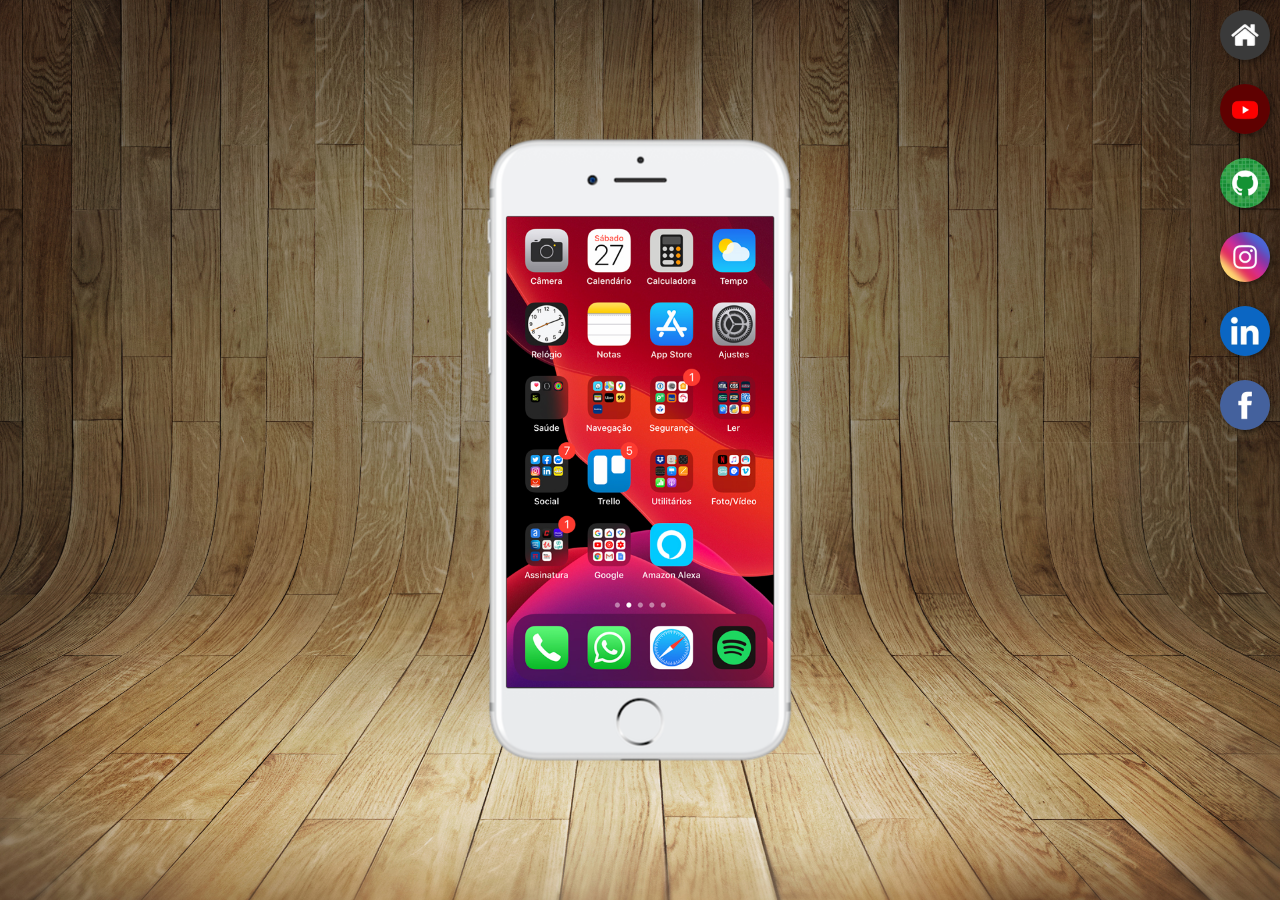
<file: index.html>
<!DOCTYPE html>
<html lang="pt-br">
<head>
    <meta charset="UTF-8">
    <meta name="viewport" content="width=device-width, initial-scale=1.0">
    <link rel="shortcut icon" href="favicon.ico" type="image/x-icon">
    <link rel="stylesheet" href="estilos/style.css">
    <title>Projeto Redes Sociais</title>
</head>
<body>
    <main>
        <section id="telefone">
            <iframe src="home.html" name="tela" id="tela" frameborder="0">
                Seu navegador não é compatível com isso.
            </iframe>
        </section>
        <section id="redes-sociais">
            <a href="home.html" target="tela">
                <img src="imagens/logo-home.jpg" alt="Home">
            </a><br>
            <a href="youtube.html" target="tela">
                <img src="imagens/logo-youtube.jpg" alt="YouTube">
            </a><br>
            <a href="github.html" target="tela">
                <img src="imagens/logo-github.jpg" alt="GitHub">
            </a><br>
            <a href="instagram.html" target="tela">
                <img src="imagens/logo-instagram.jpg" alt="Instagram">
            </a><br>
            <a href="linkedin.html" target="tela">
                <img src="imagens/logo-LinkedIn.jpg" alt="Twitter">
            </a><br>
            <a href="facebook.html" target="tela">
                <img src="imagens/logo-facebook.jpg" alt="Facebook">
            </a>
        </section>
    </main>
</body>
</html>
</file>
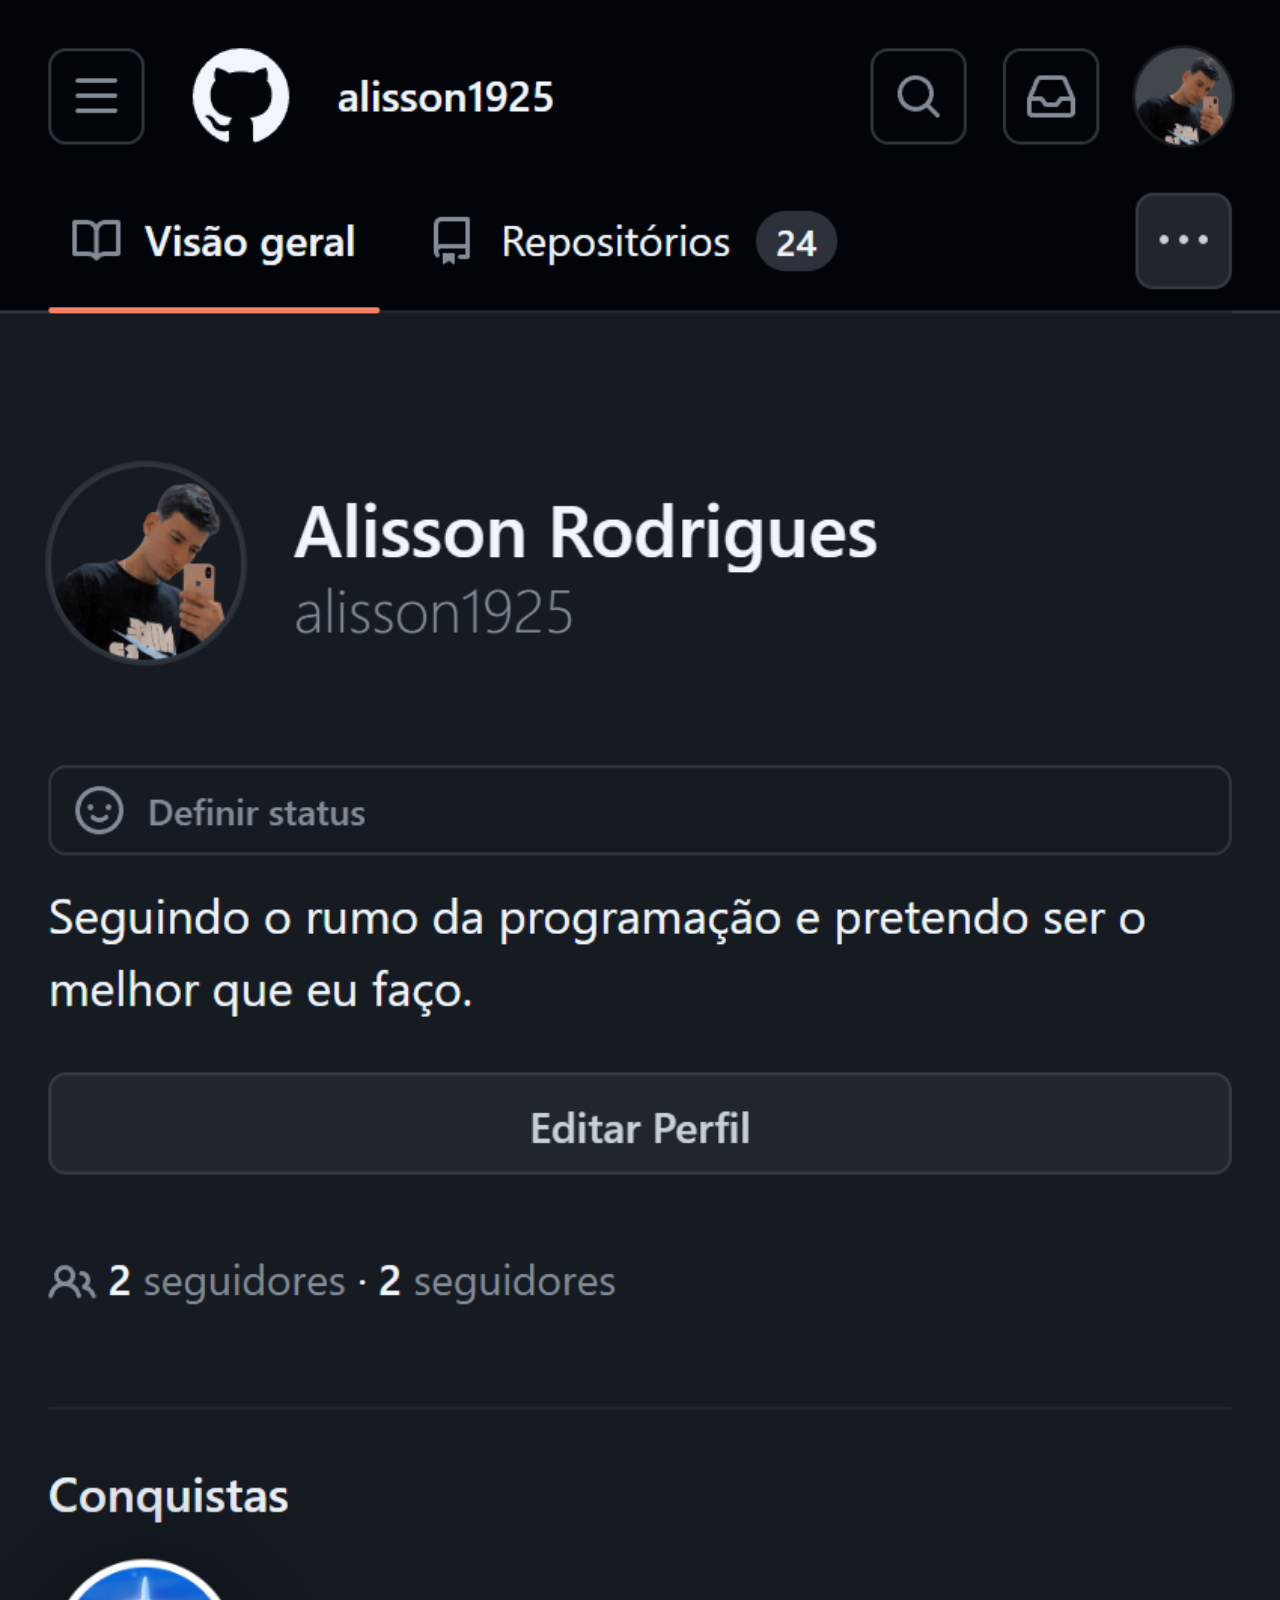
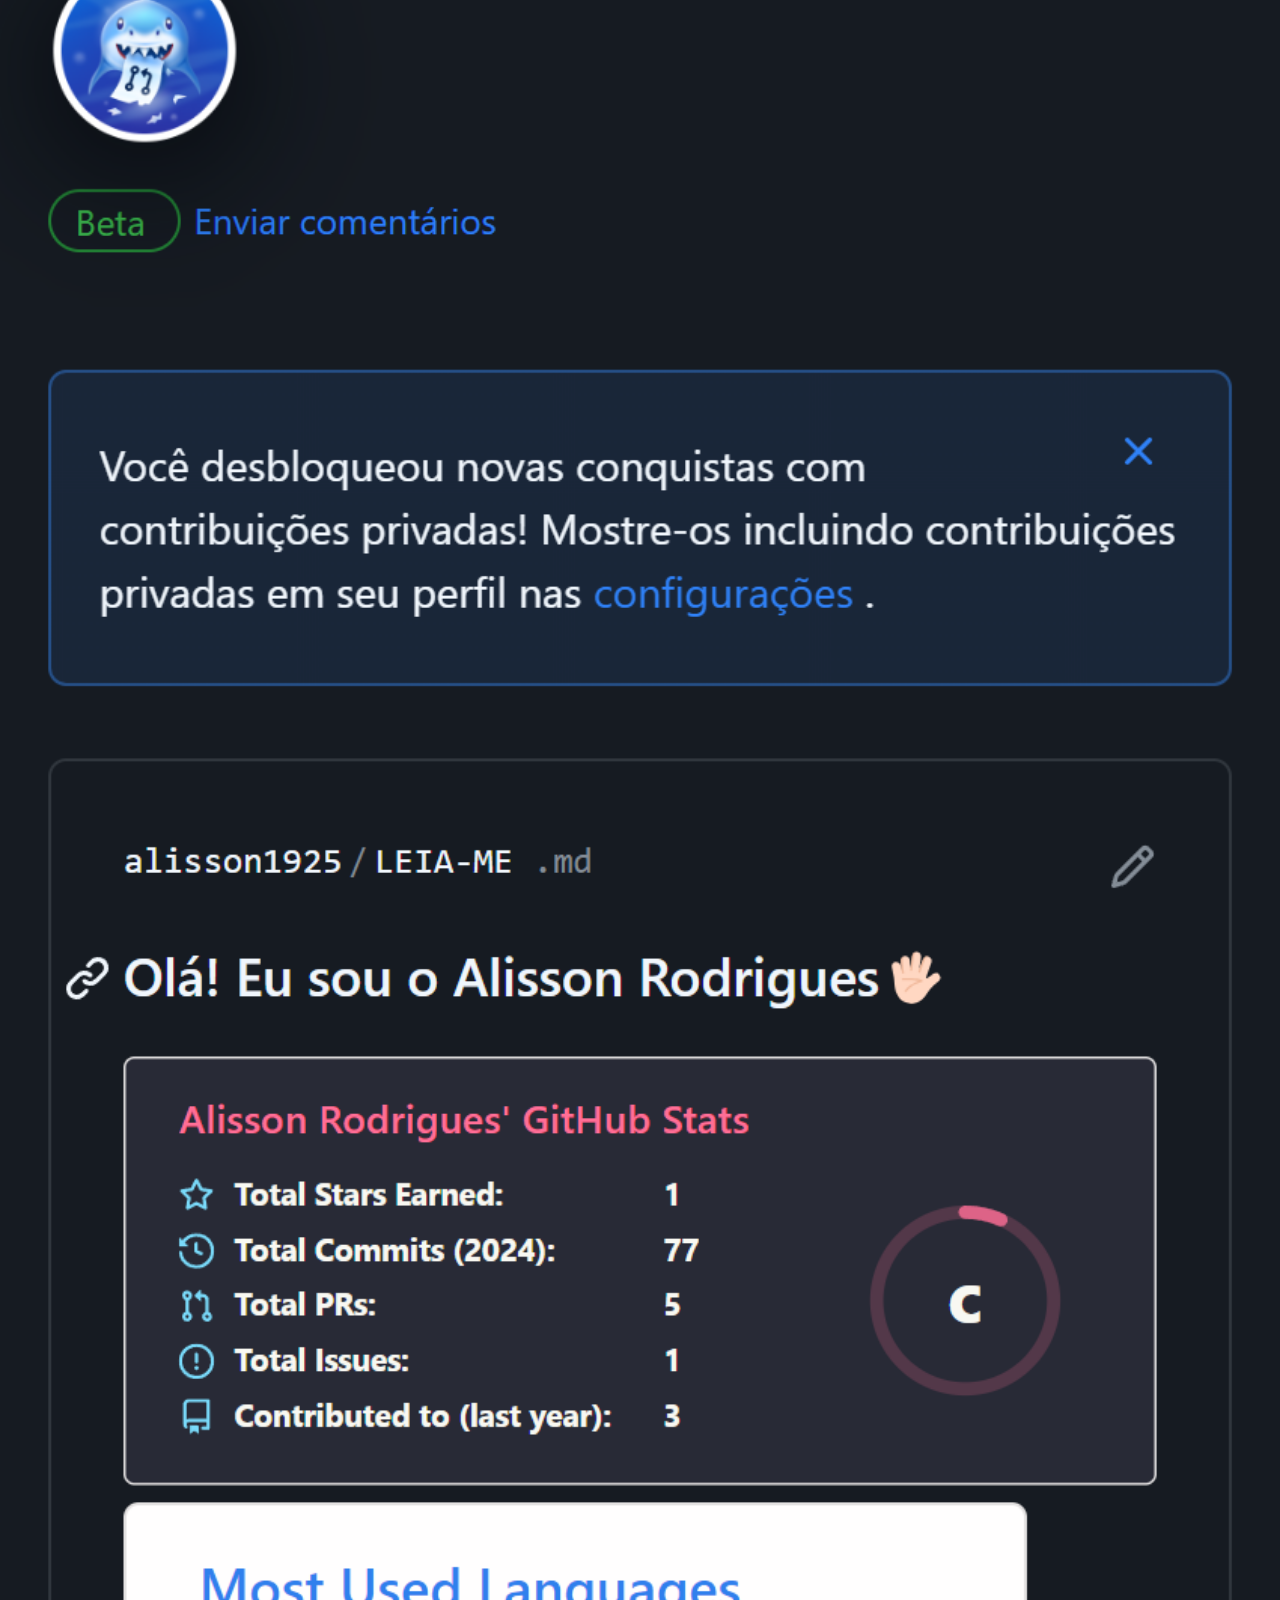
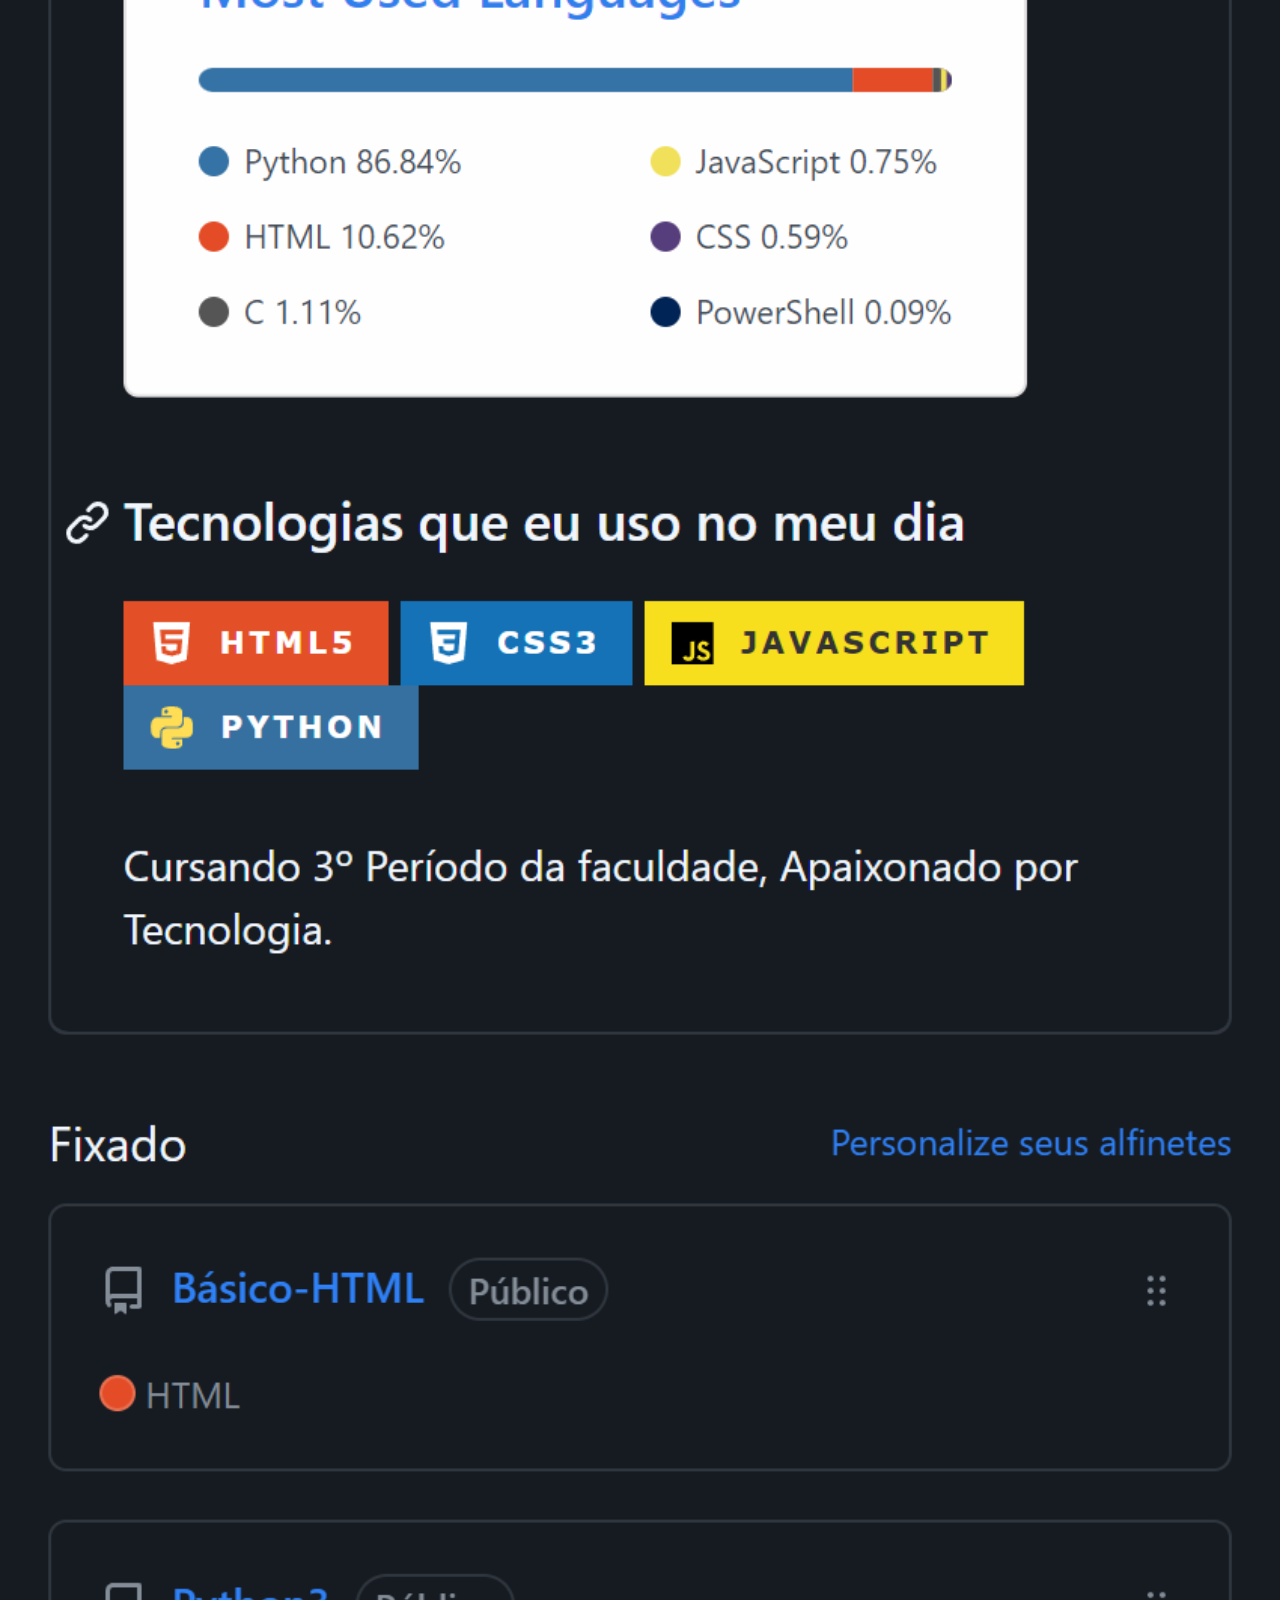
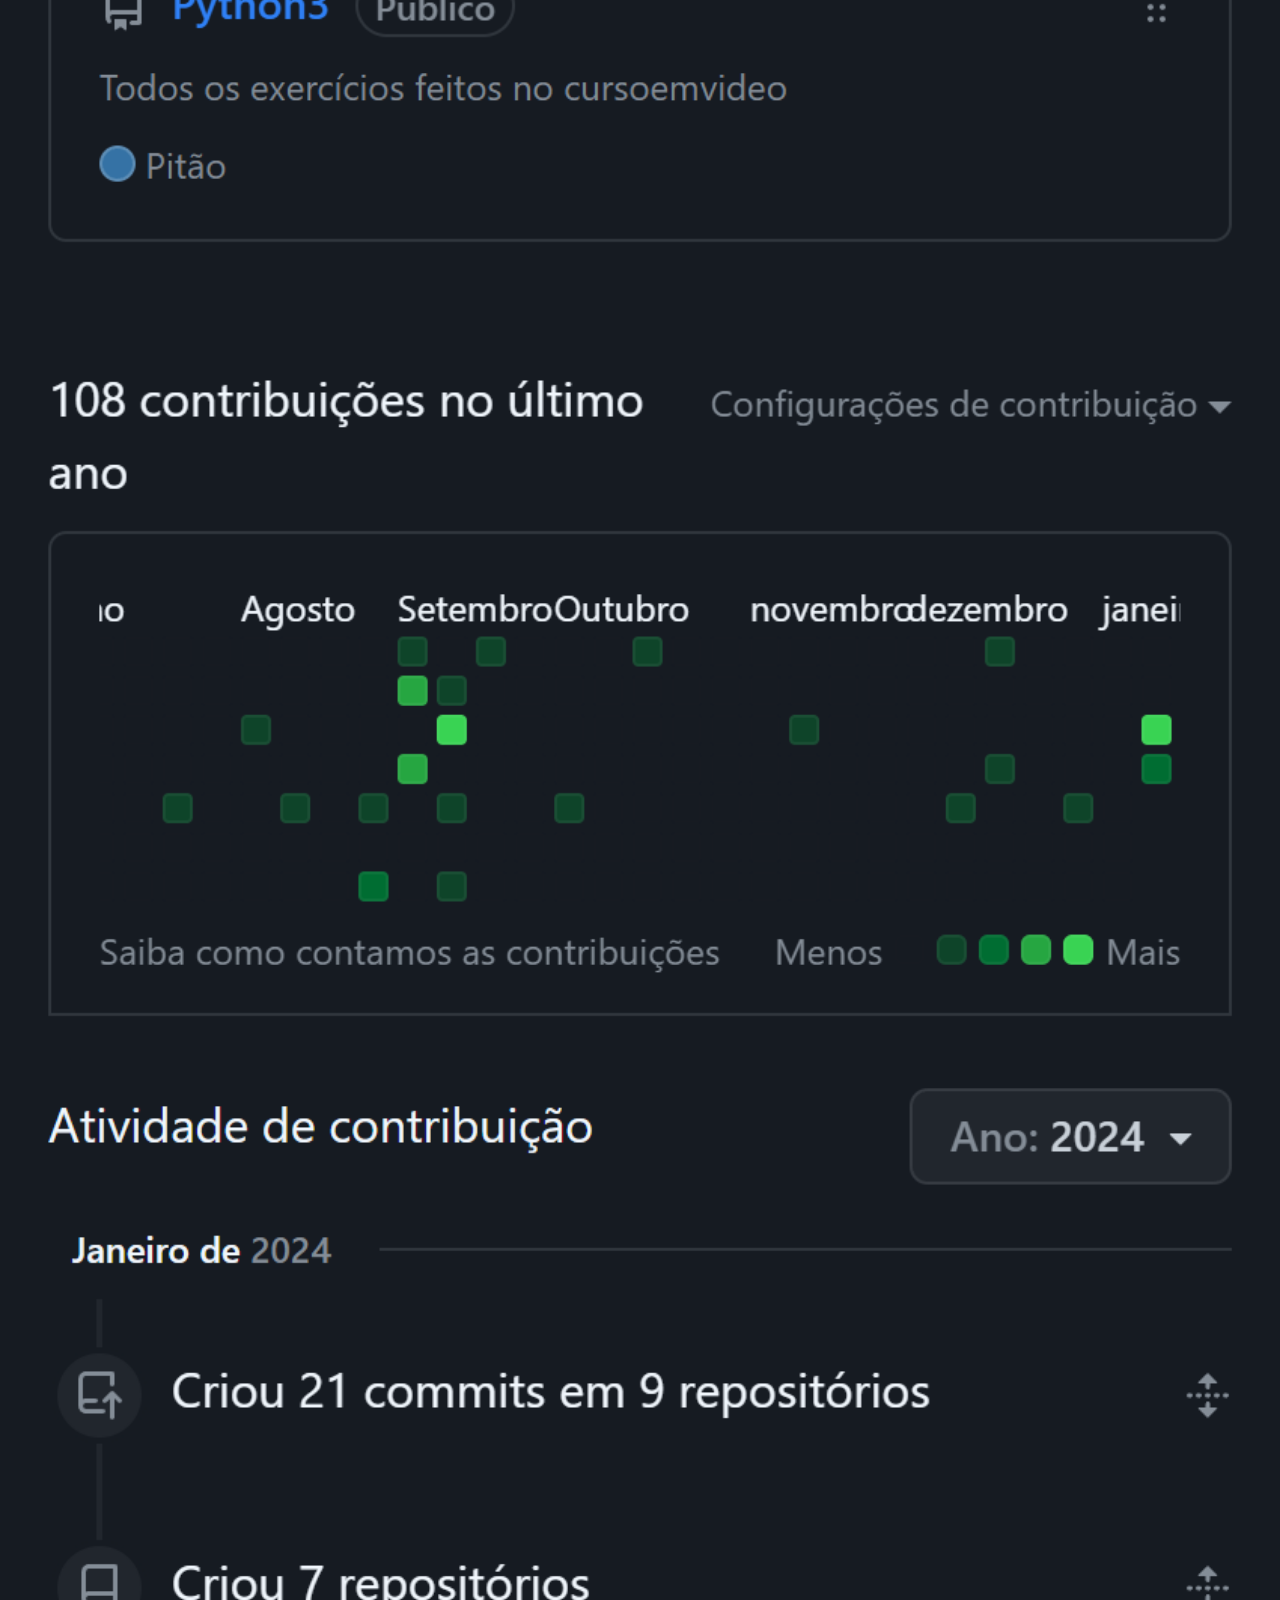
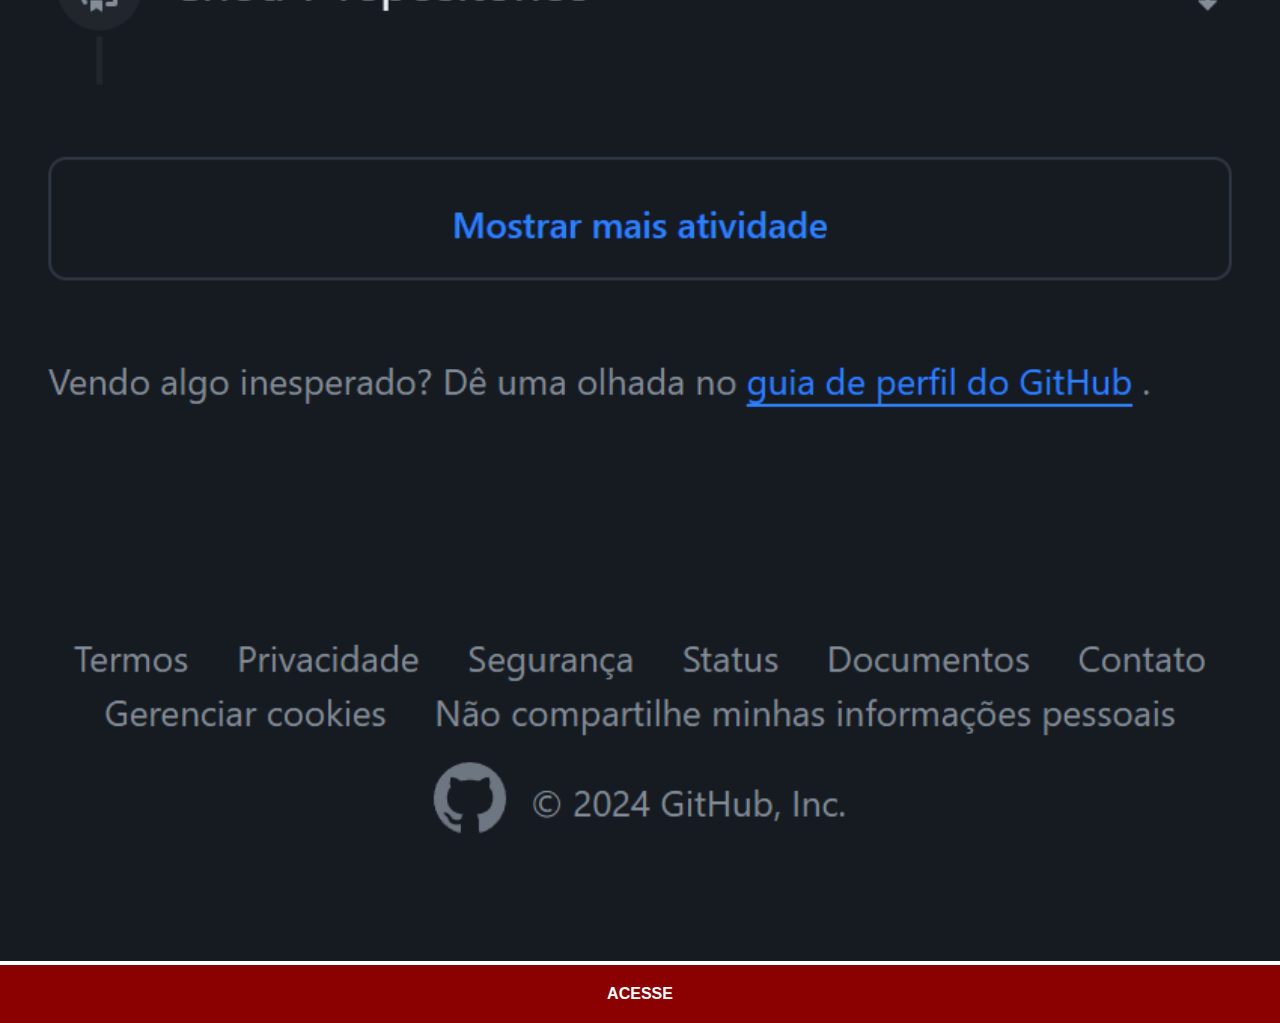
<file: github.html>
<!DOCTYPE html>
<html lang="pt-br">
<head>
    <meta charset="UTF-8">
    <meta name="viewport" content="width=device-width, initial-scale=1.0">
    <title>Github</title>
    <link rel="stylesheet" href="estilos/social.css">
</head>
<body>
    <img src="imagens/tela-github.png" alt="GitHub">
    <a href="https://github.com/alisson1925" target="_blank">ACESSE</a>
</body>
</html>
</file>
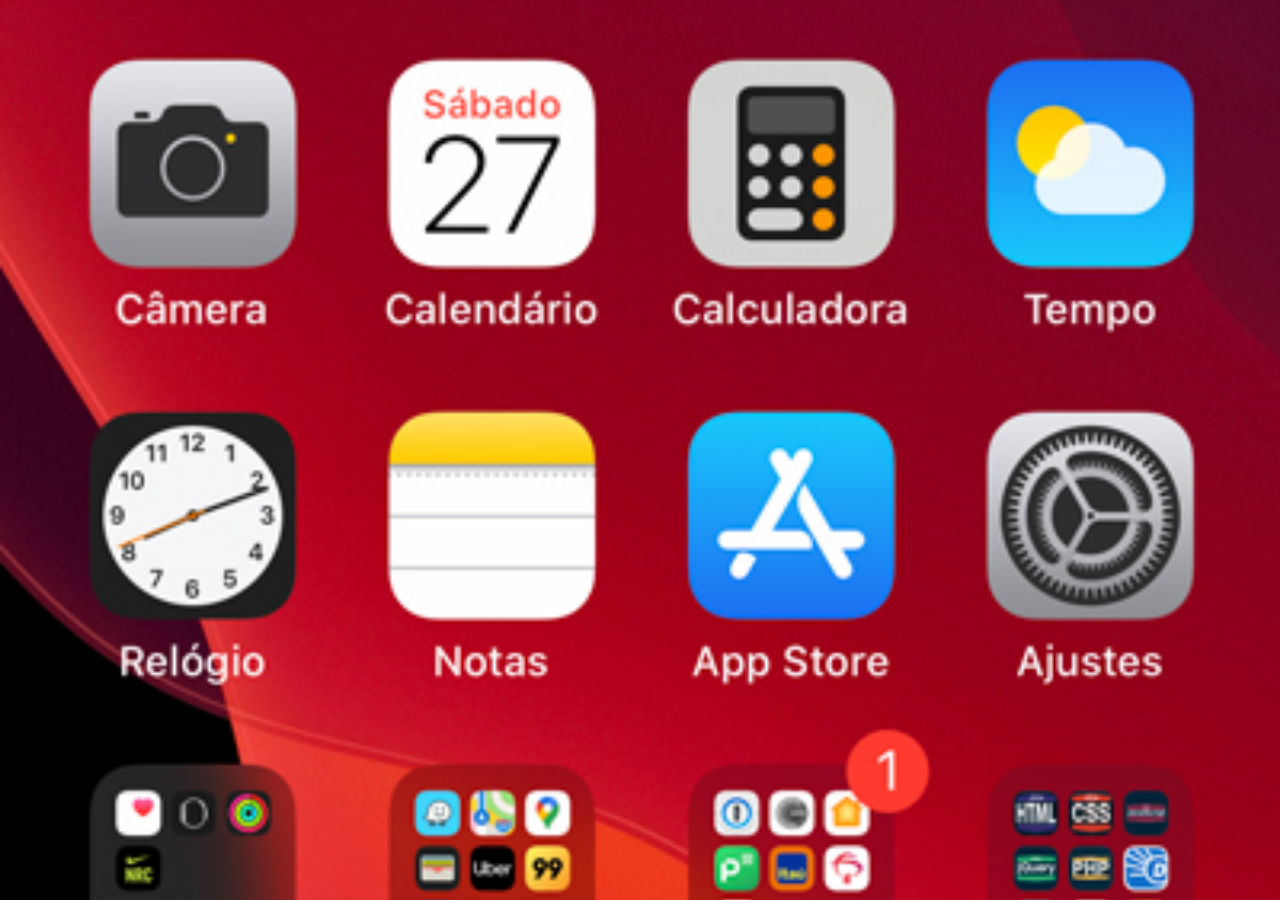
<file: home.html>
<!DOCTYPE html>
<html lang="pt-br">
<head>
    <meta charset="UTF-8">
    <meta name="viewport" content="width=device-width, initial-scale=1.0">
    <title>Home</title>
</head>
<style>
    *{
        margin: 0px;
        padding: 0px;
    }

    body{
        width: 100vw;
        height: 100vh;
        background: black url('imagens/tela-home.jpg') no-repeat top center;
        background-size: cover;
    }
</style>
<body>
    
</body>
</html>
</file>
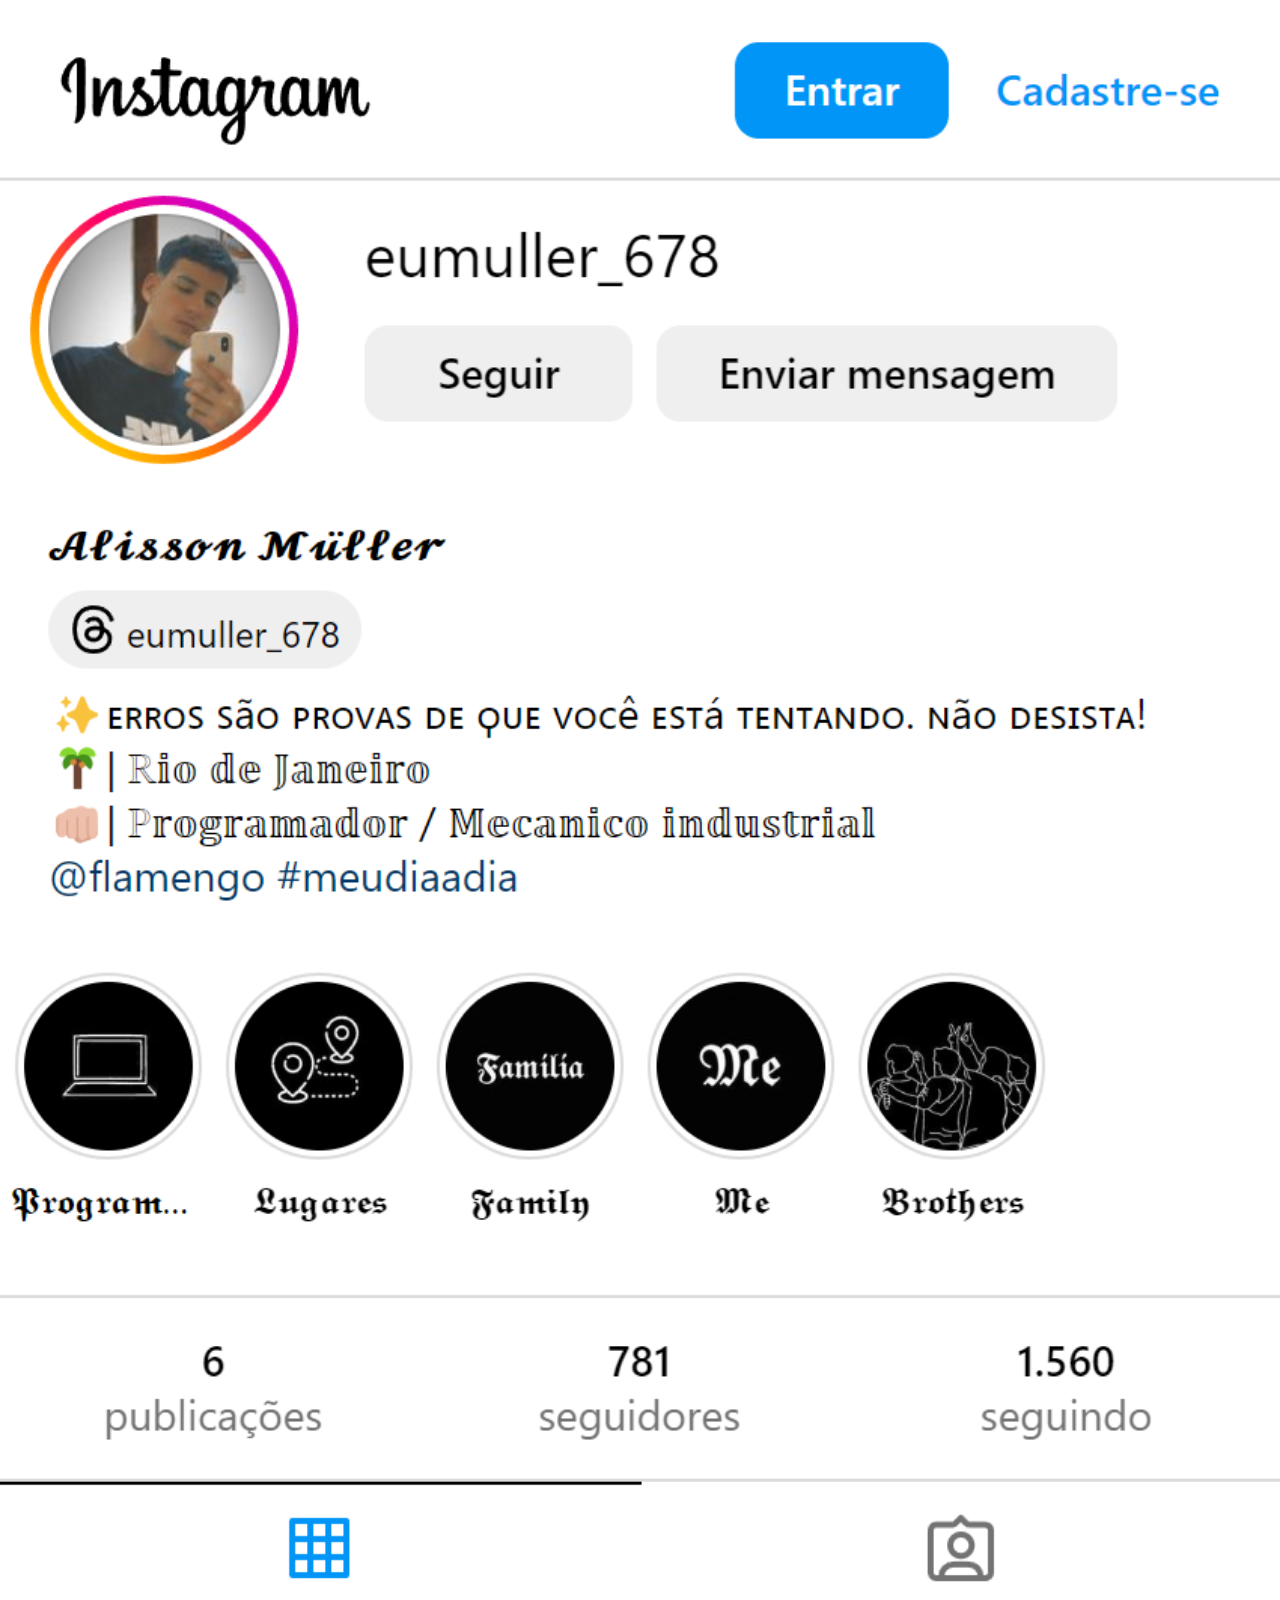
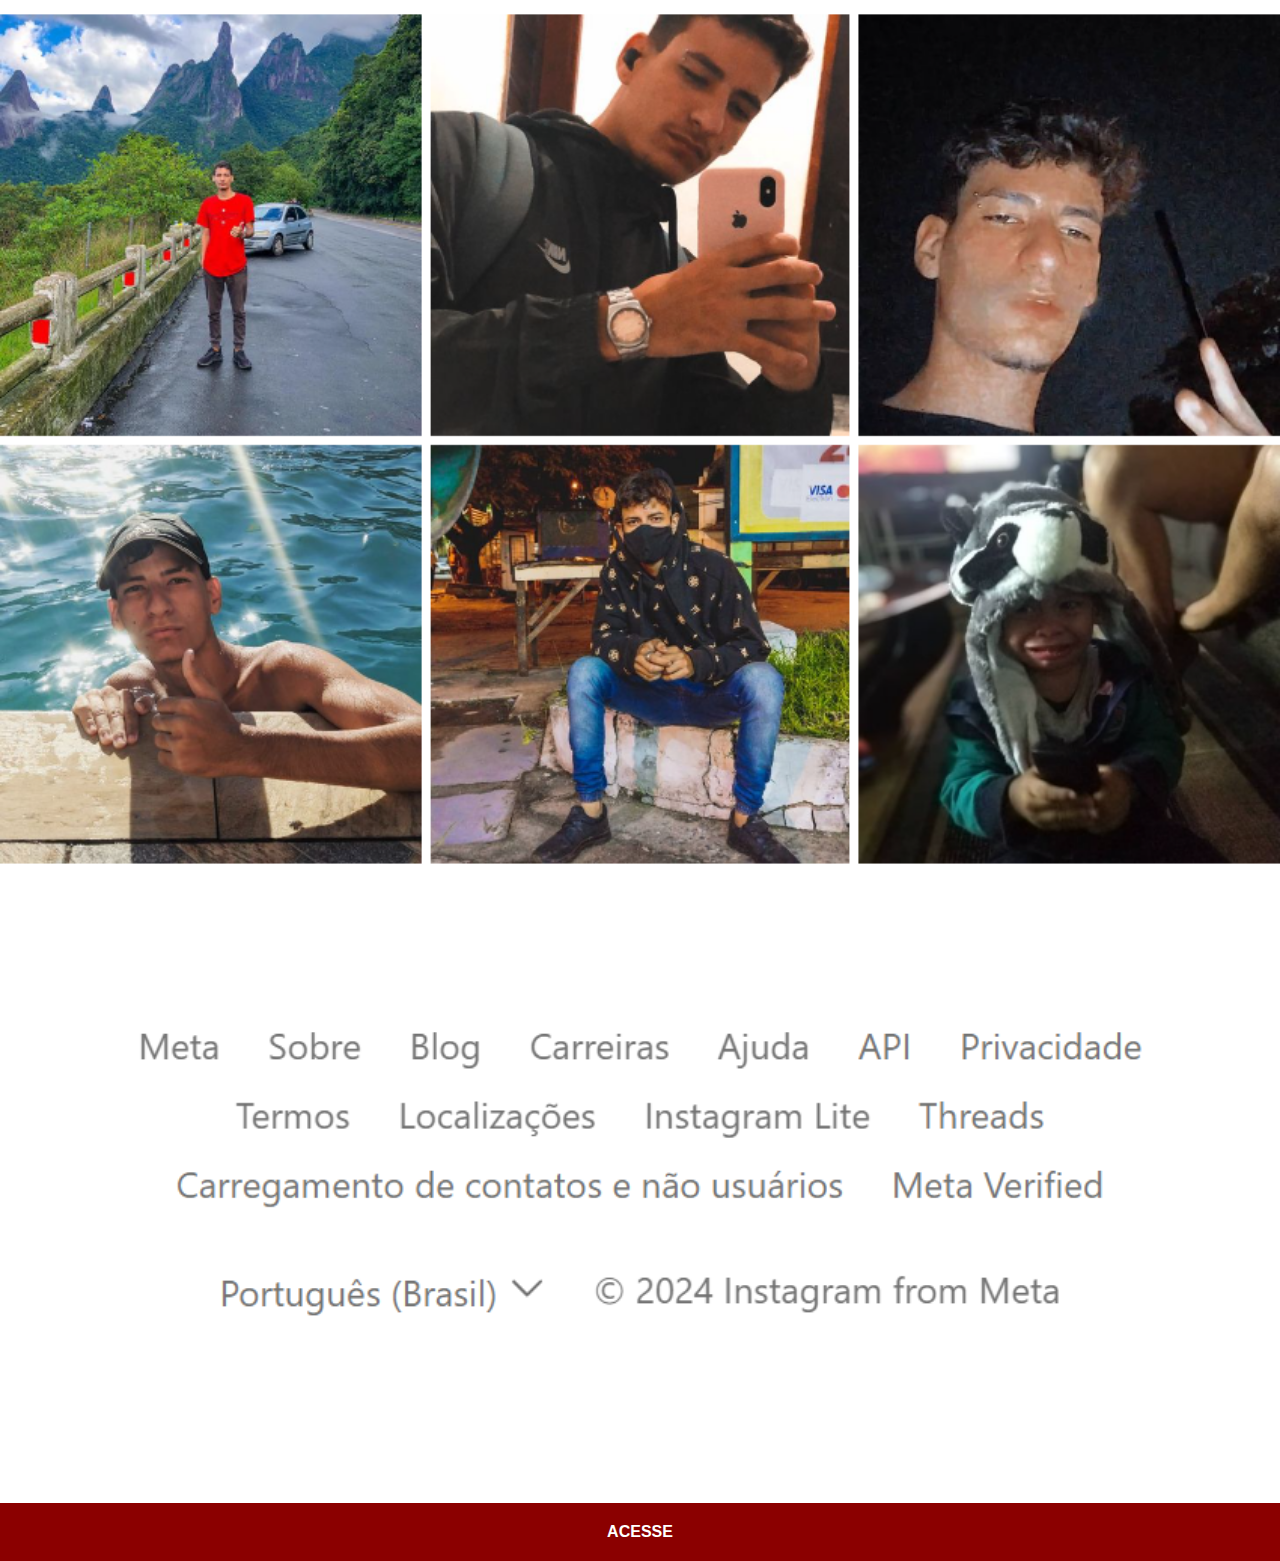
<file: instagram.html>
<!DOCTYPE html>
<html lang="pt-br">
<head>
    <meta charset="UTF-8">
    <meta name="viewport" content="width=device-width, initial-scale=1.0">
    <title>Instagram</title>
    <link rel="stylesheet" href="estilos/social.css">
</head>
<body>
    <img src="imagens/tela-instagram.png" alt="Instagram">
    <a href="https://www.instagram.com/eumuller_678/?next=%2F" target="_blank">ACESSE</a>
</body>
</html>
</file>
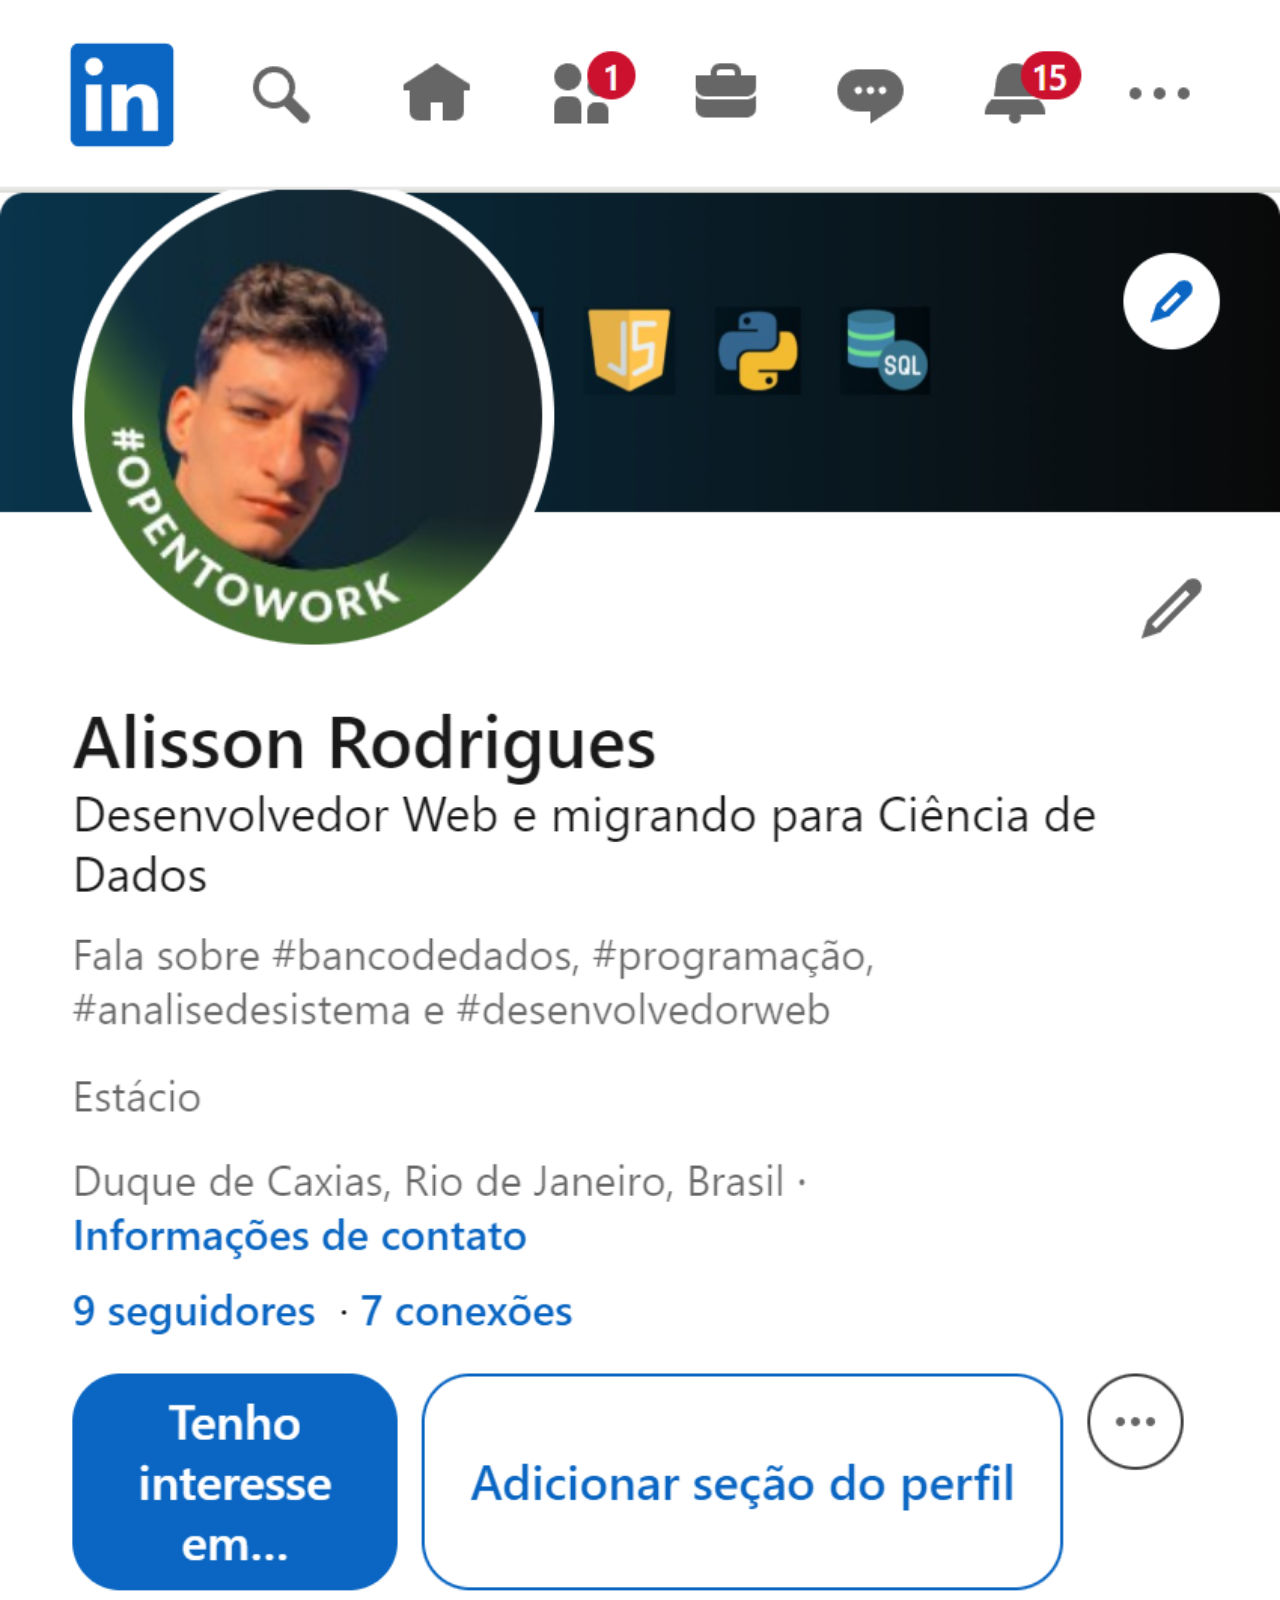
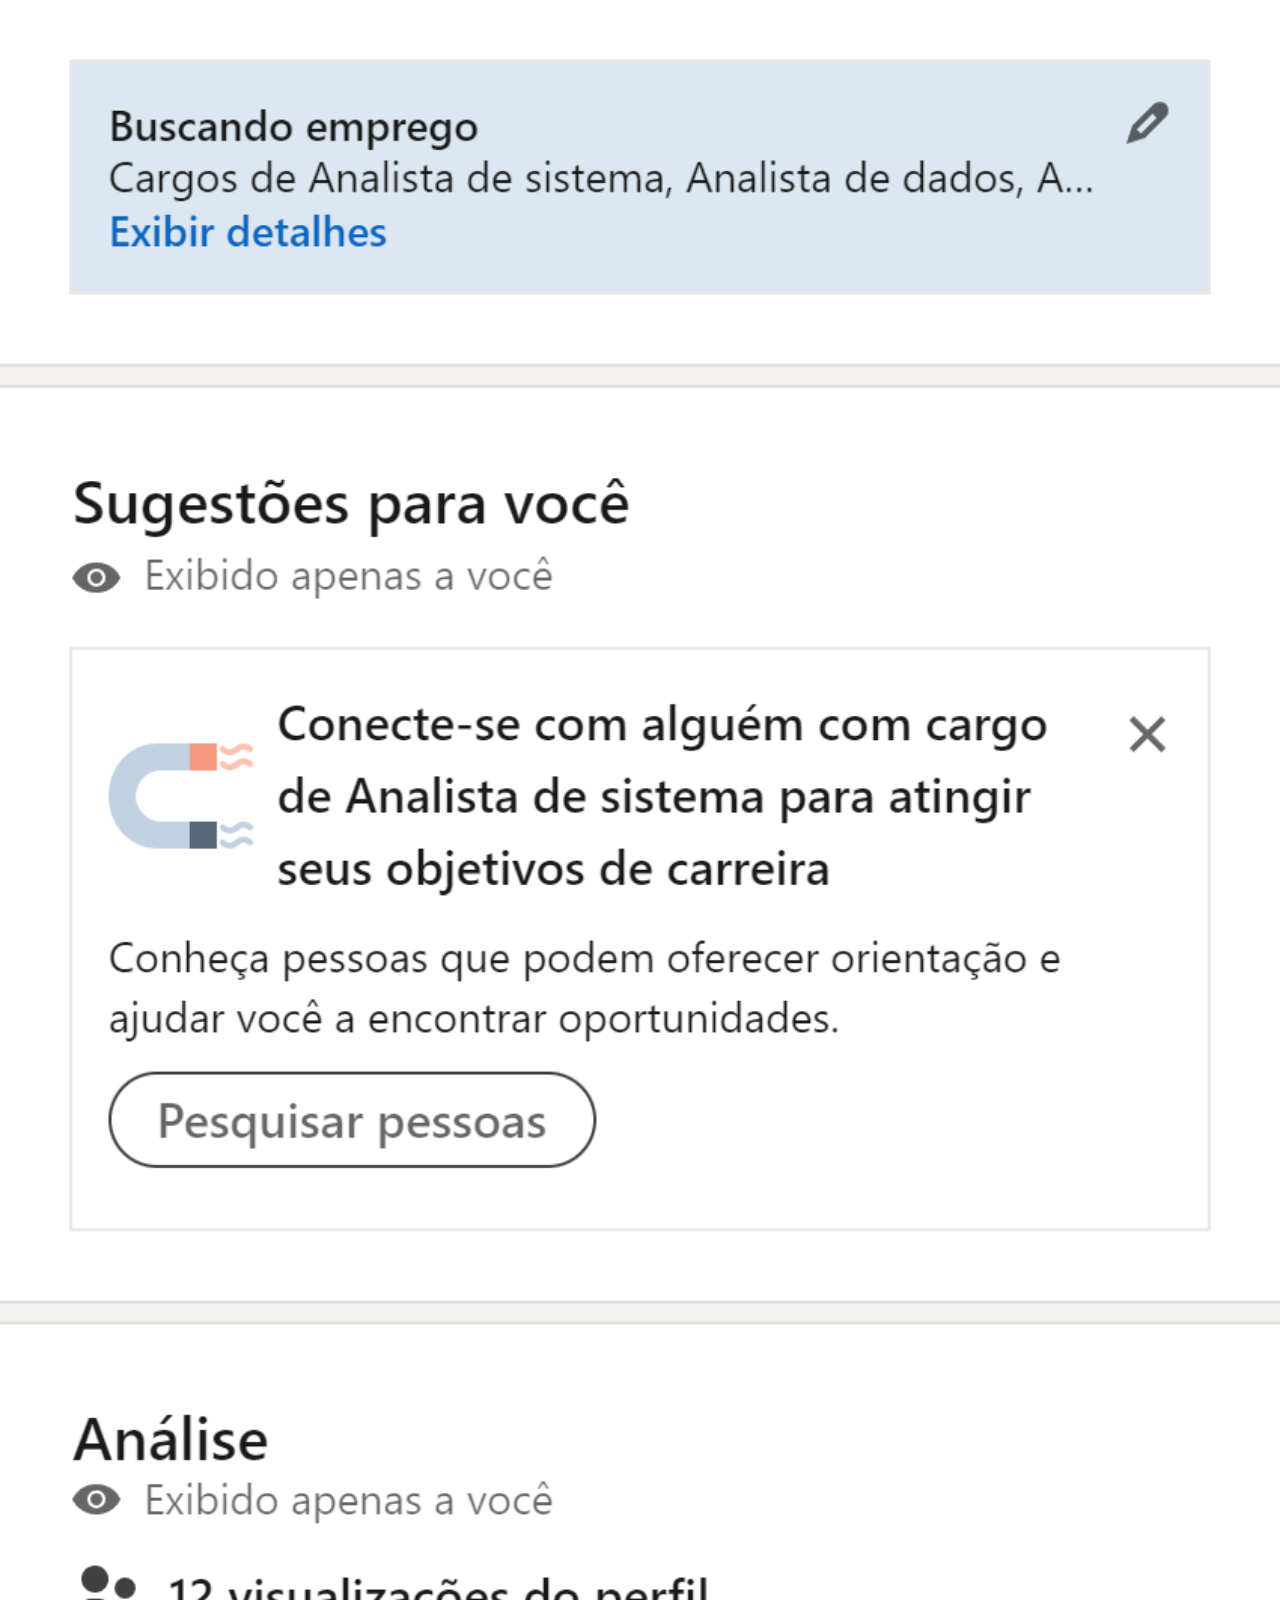
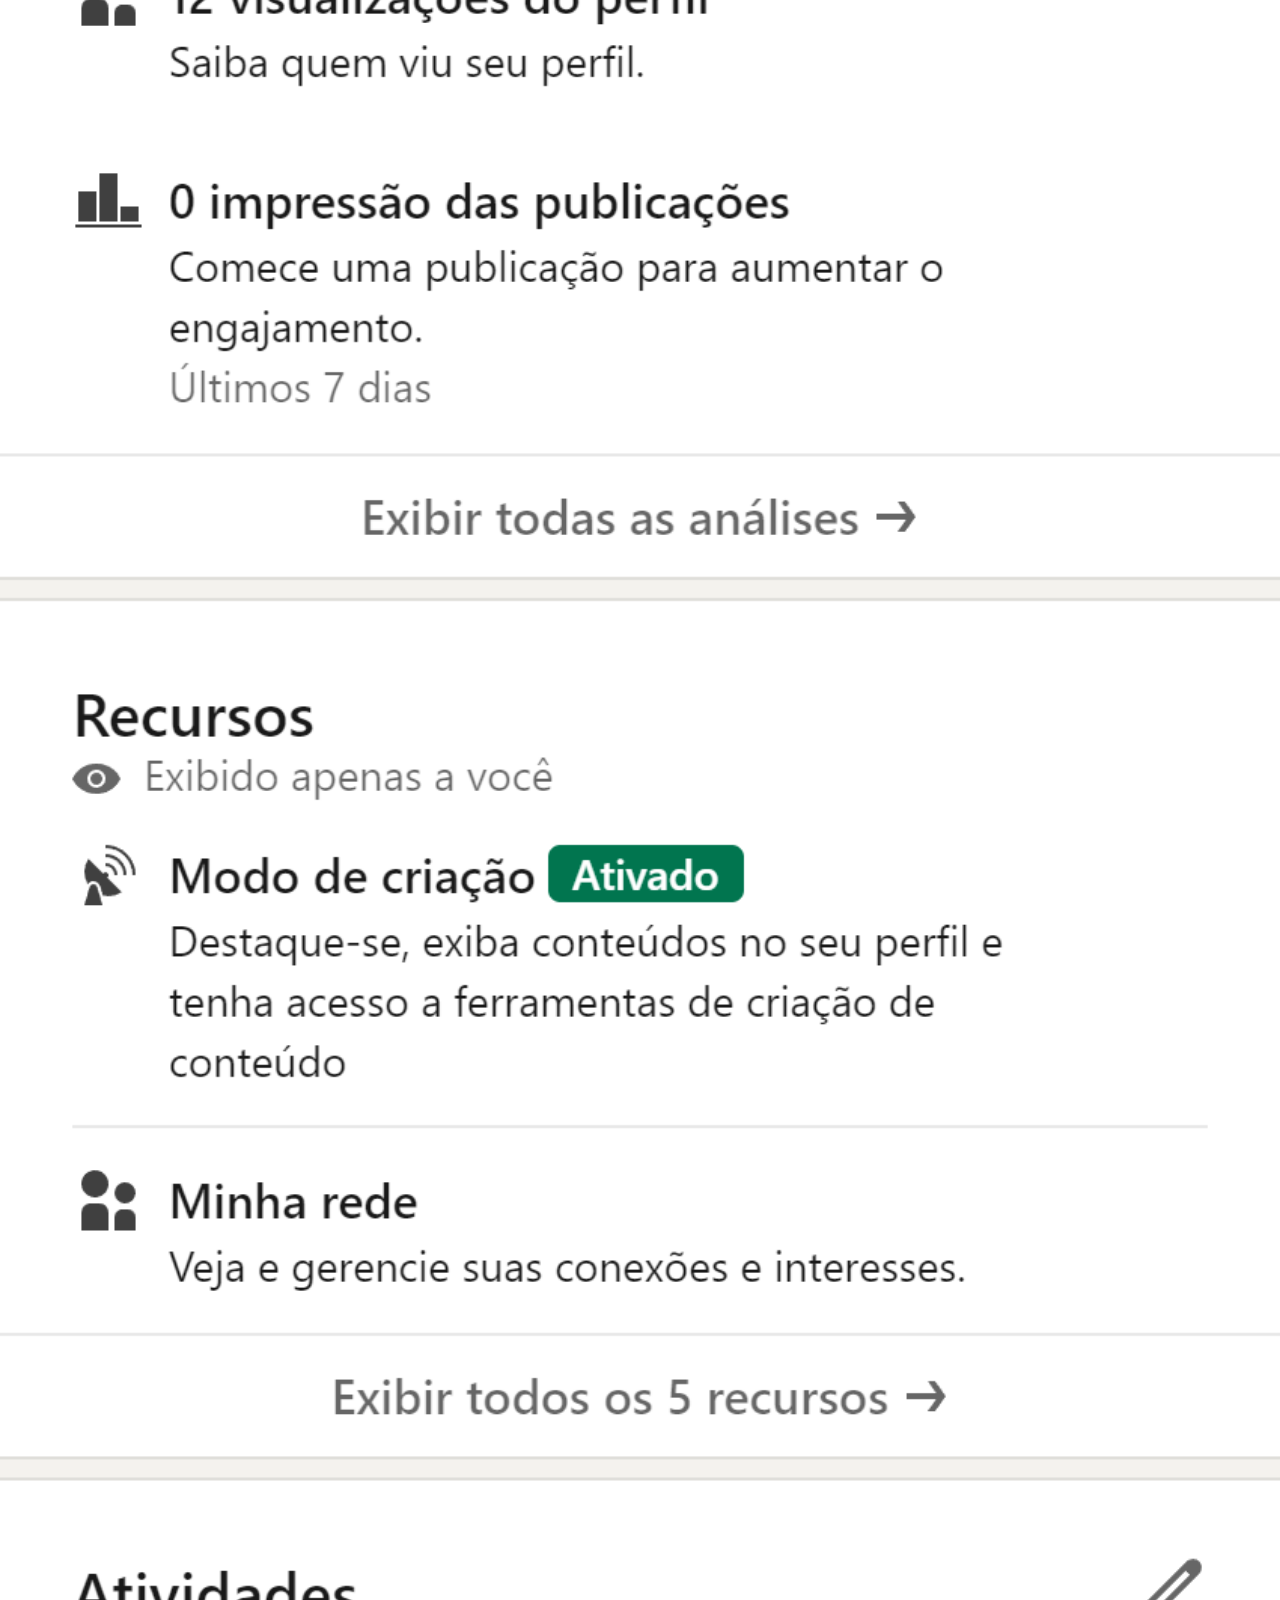
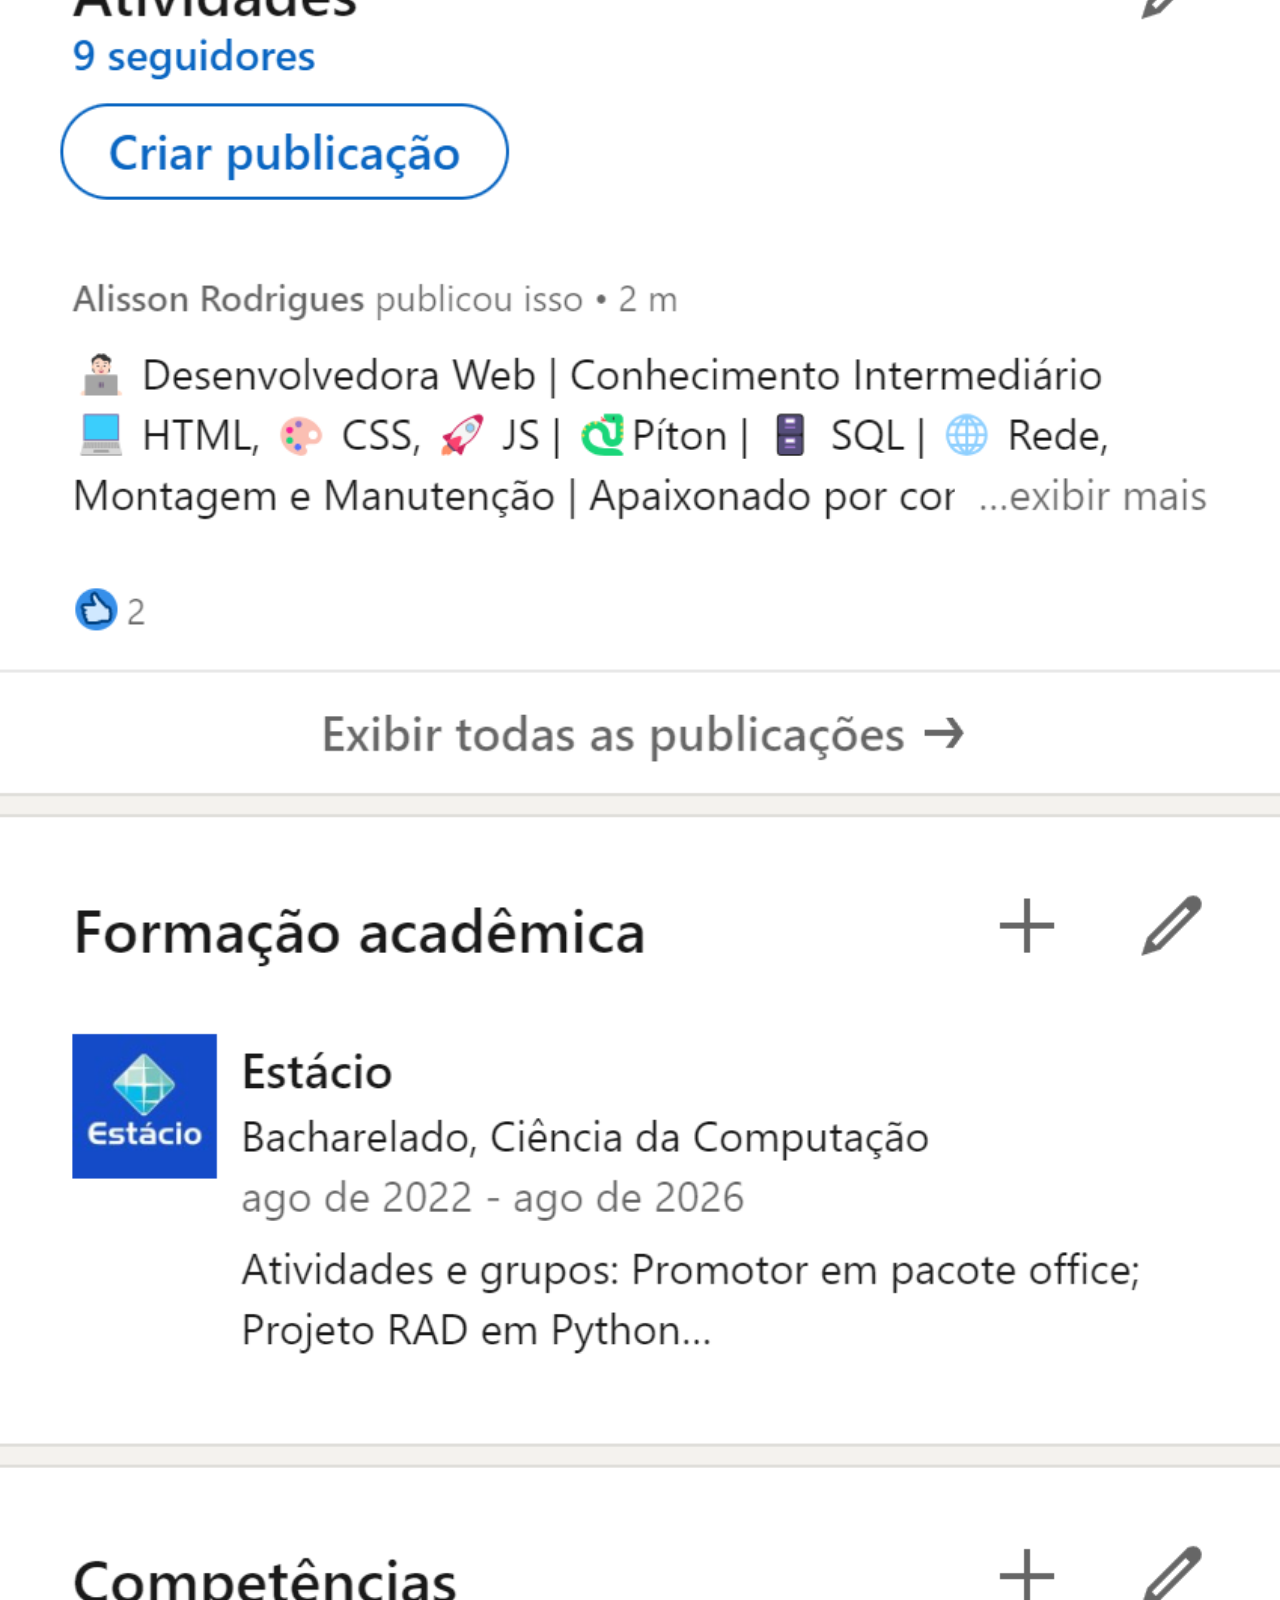
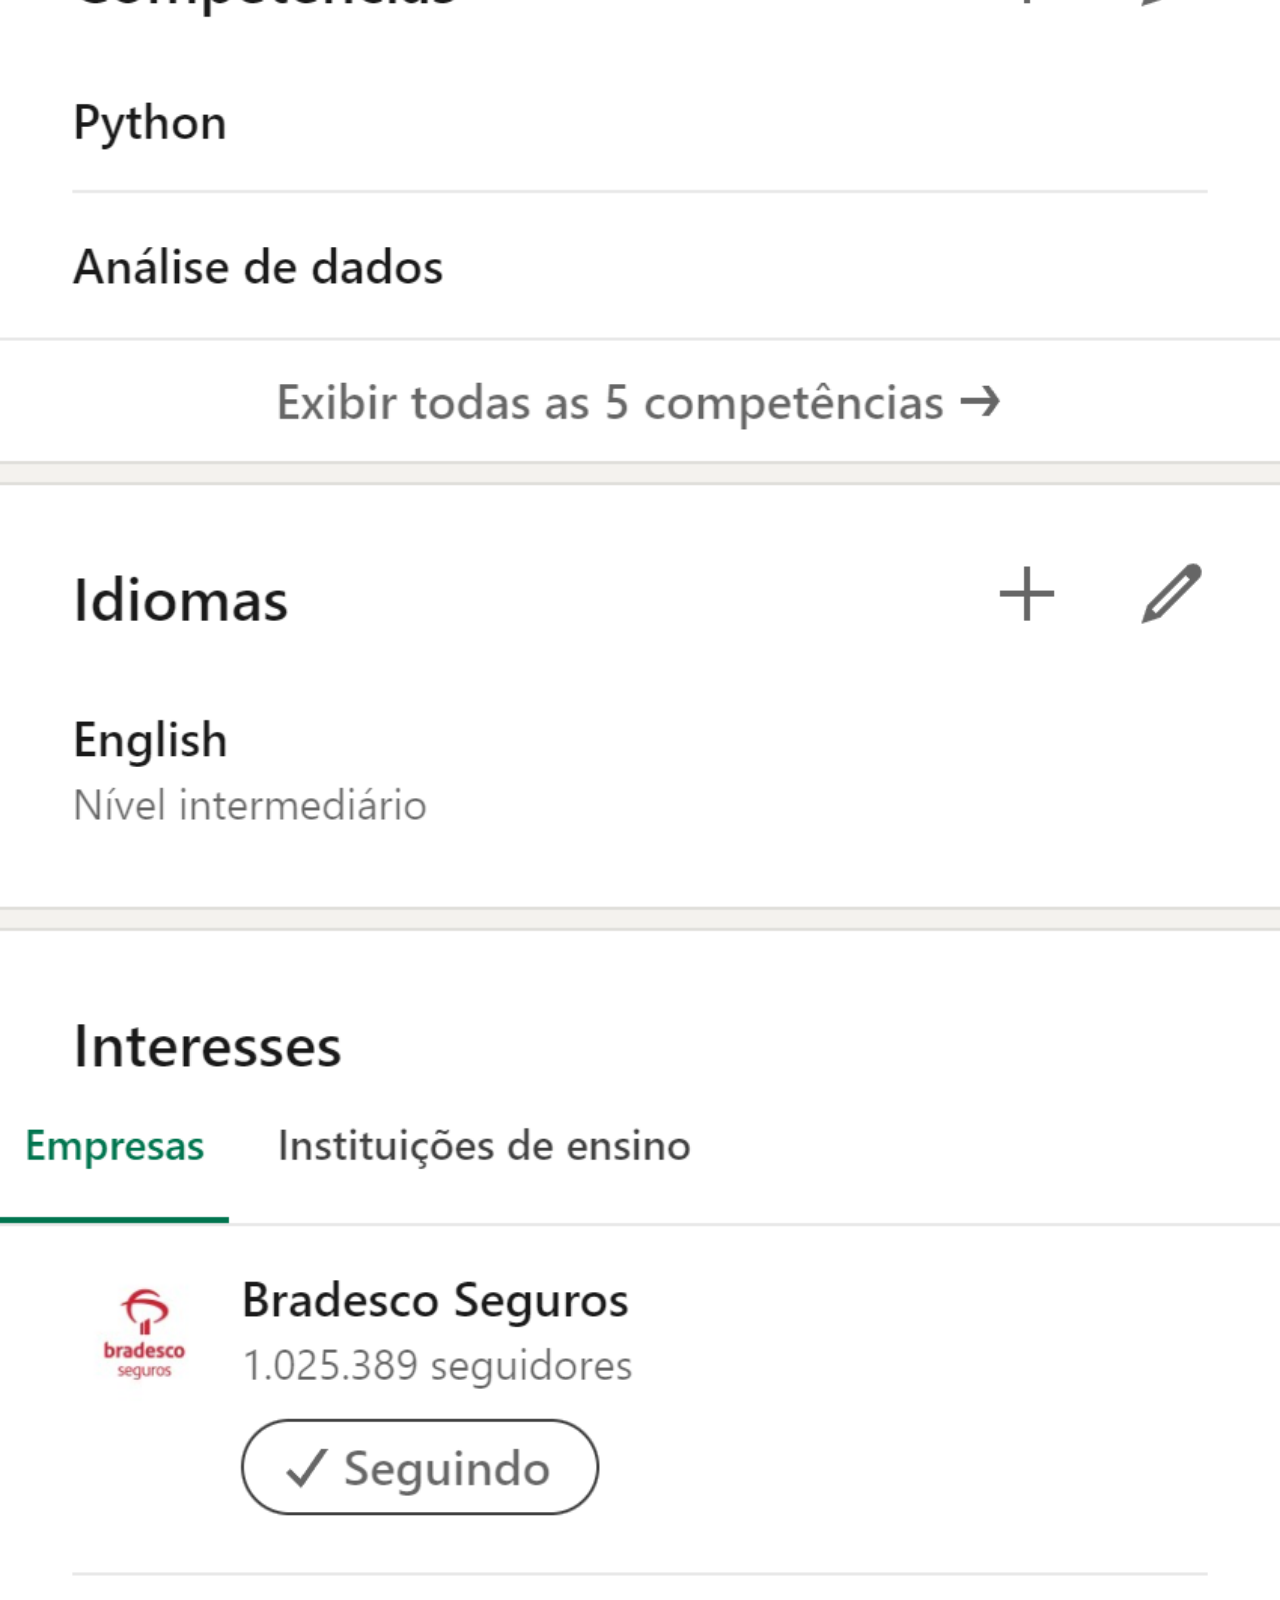
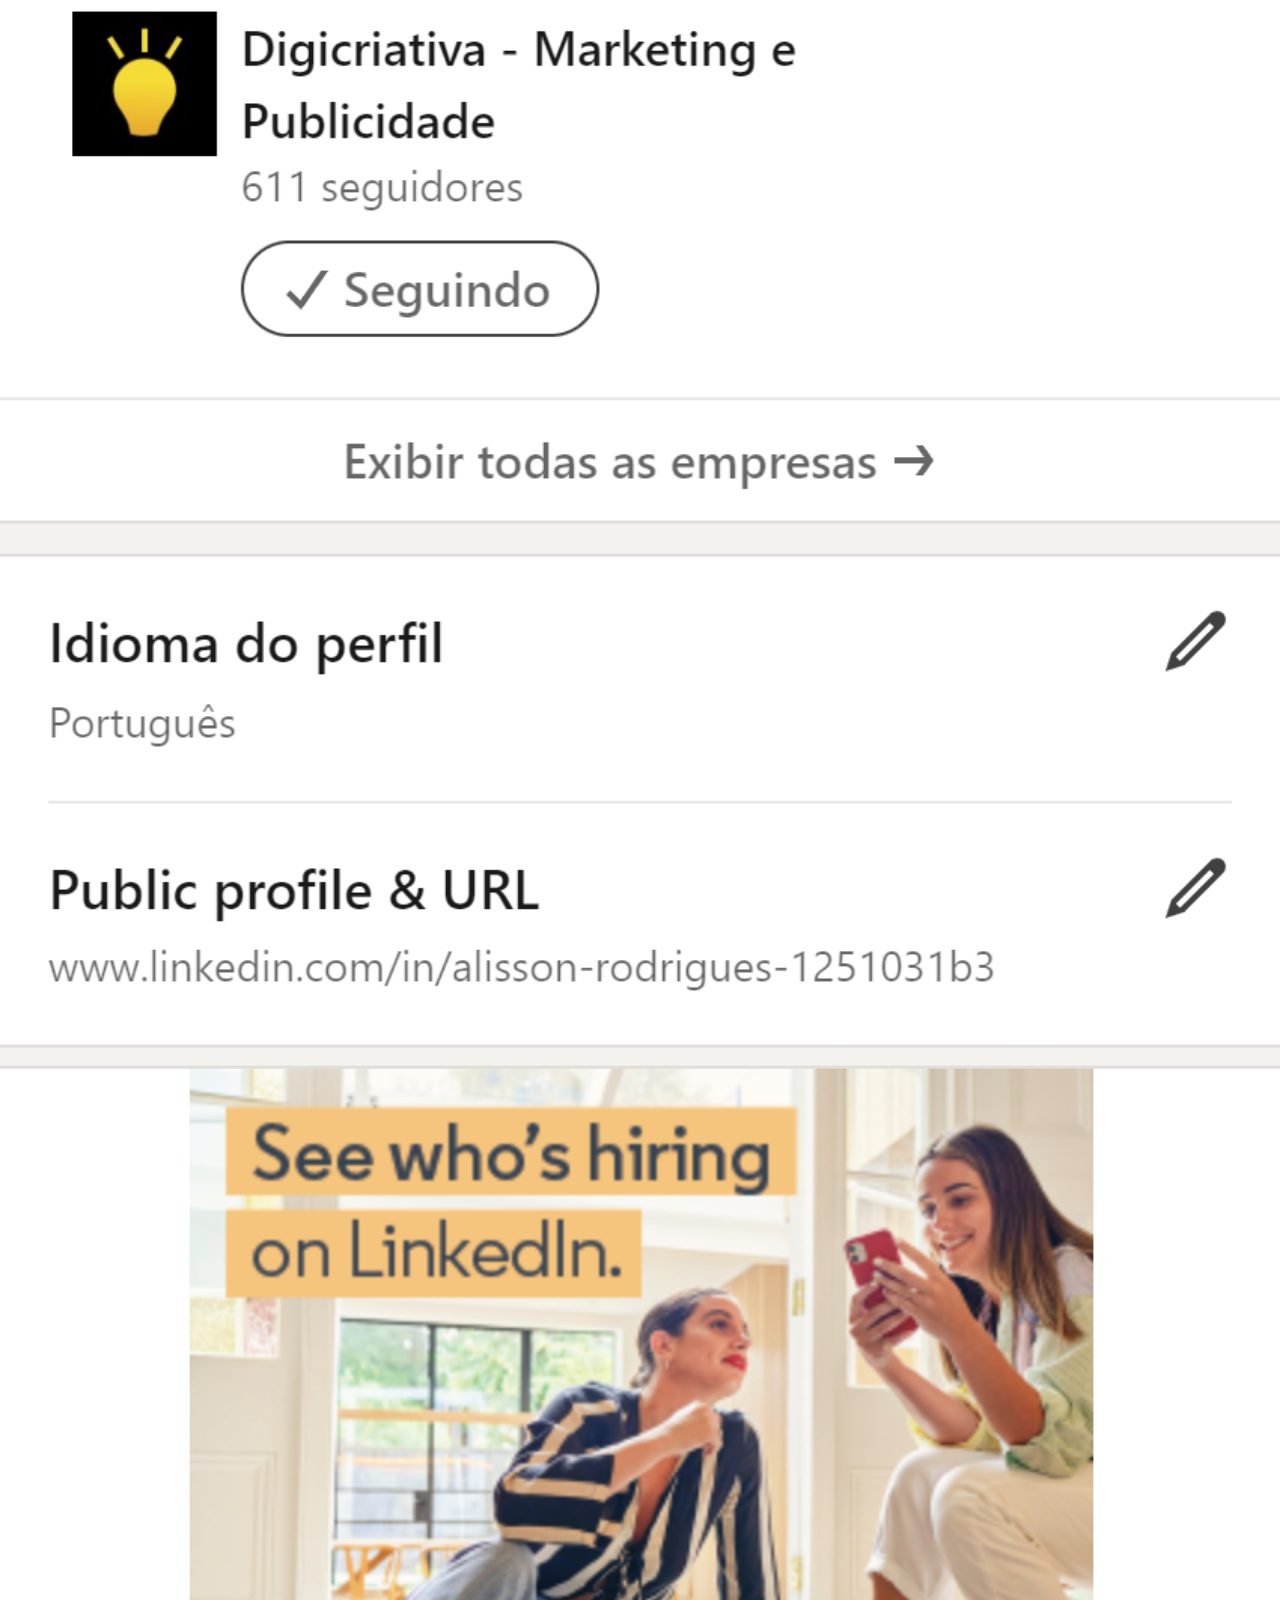
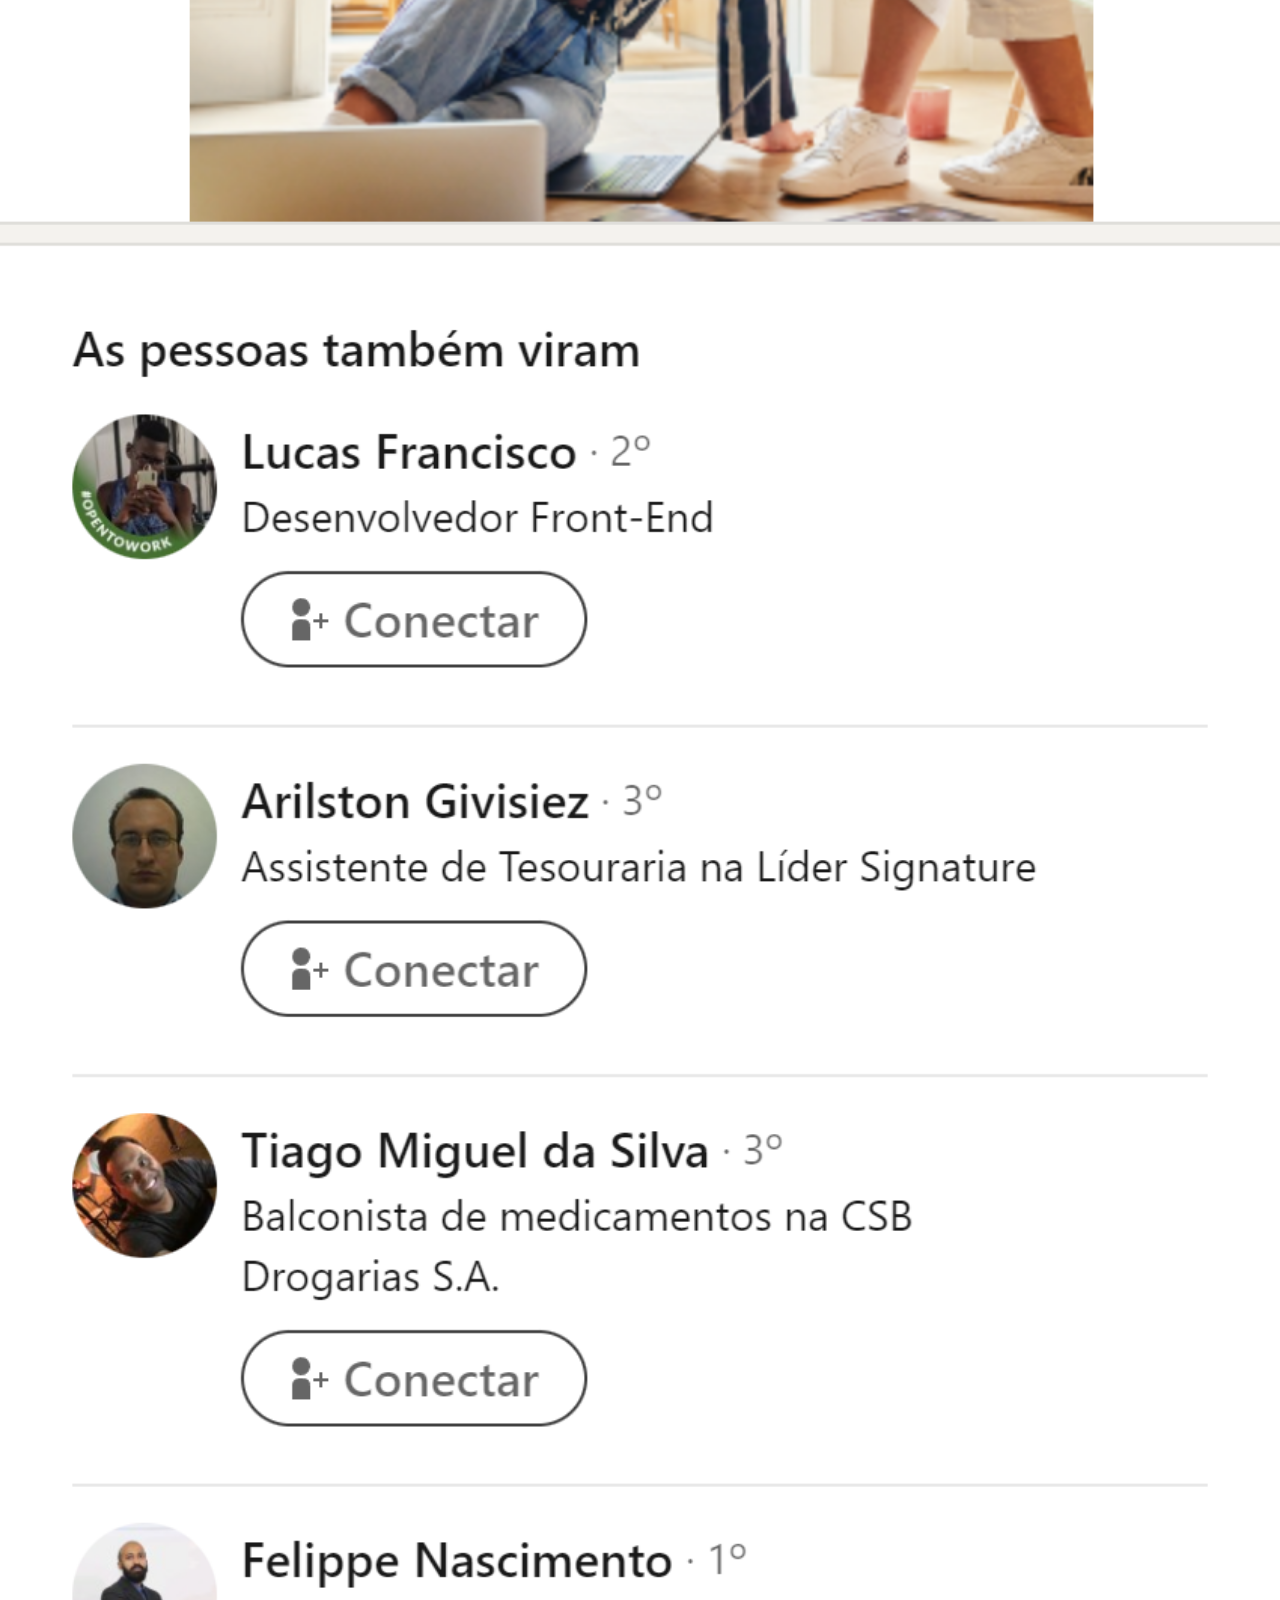
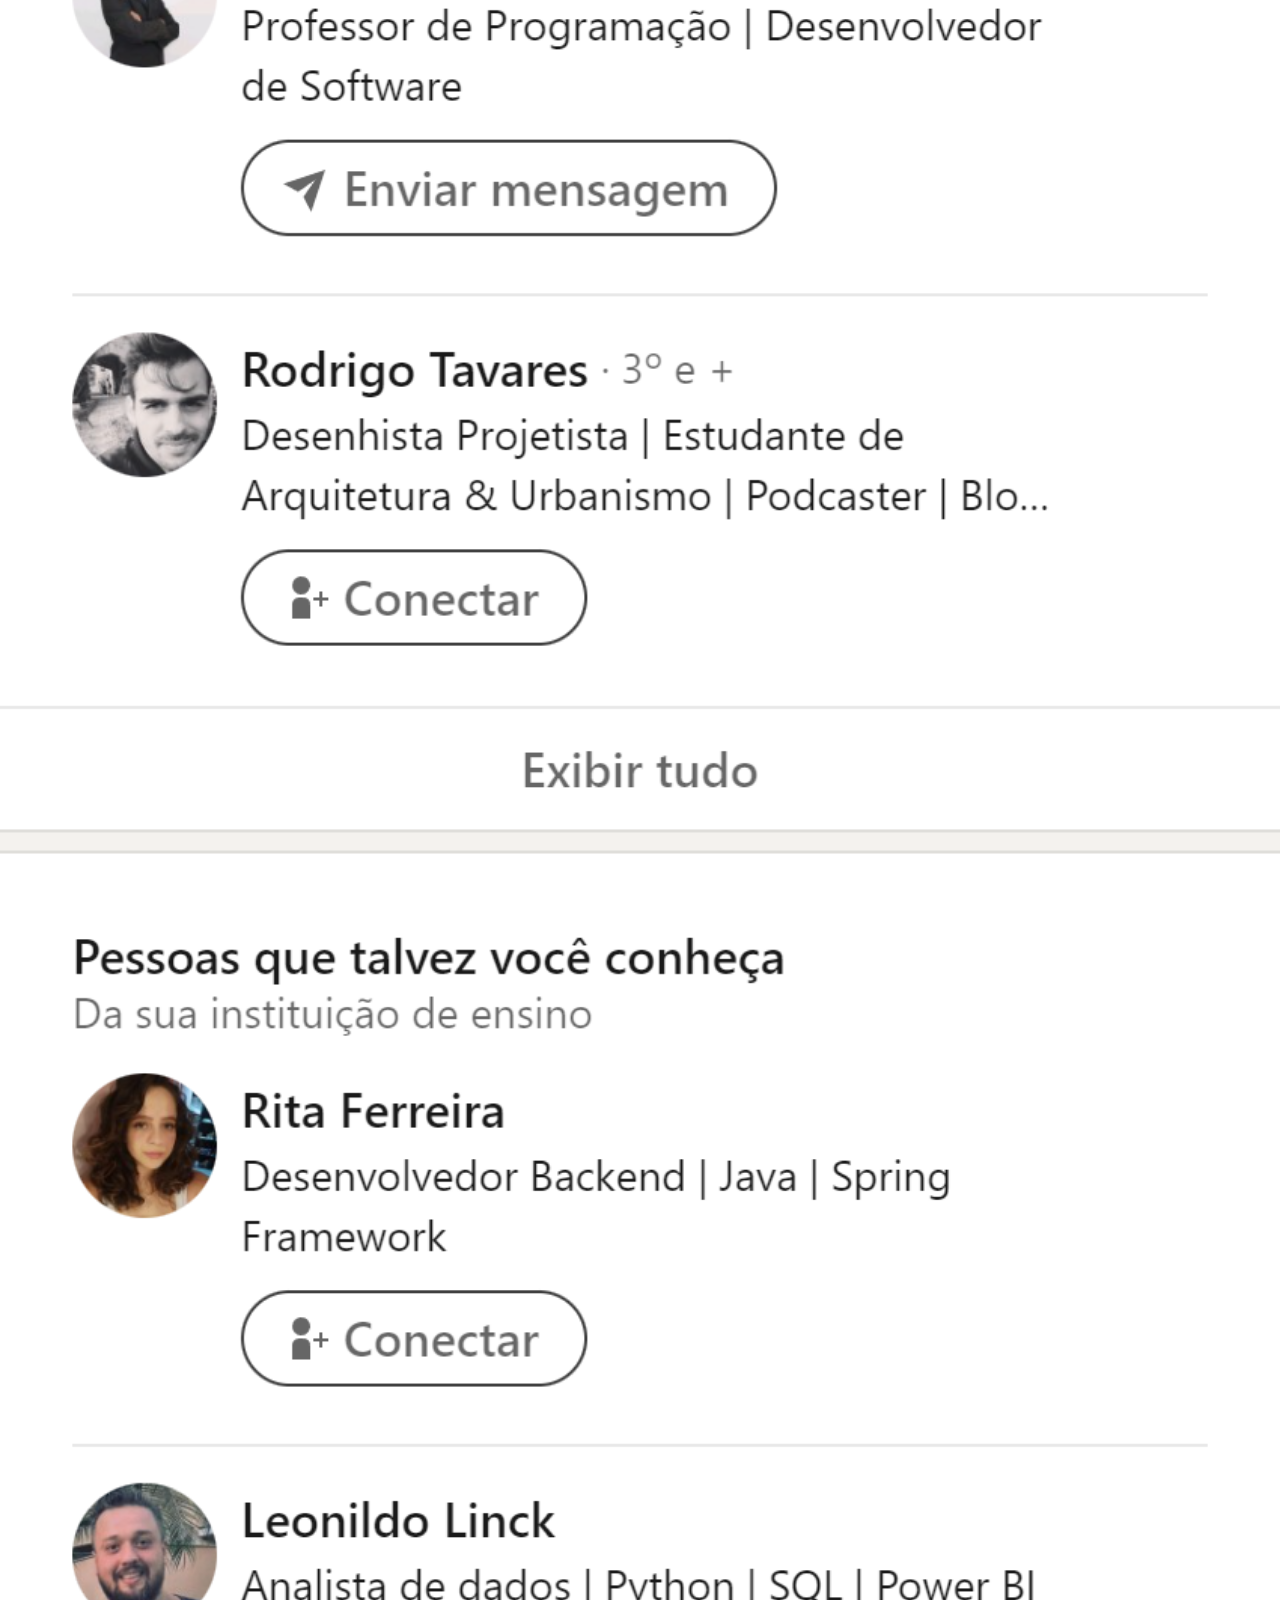
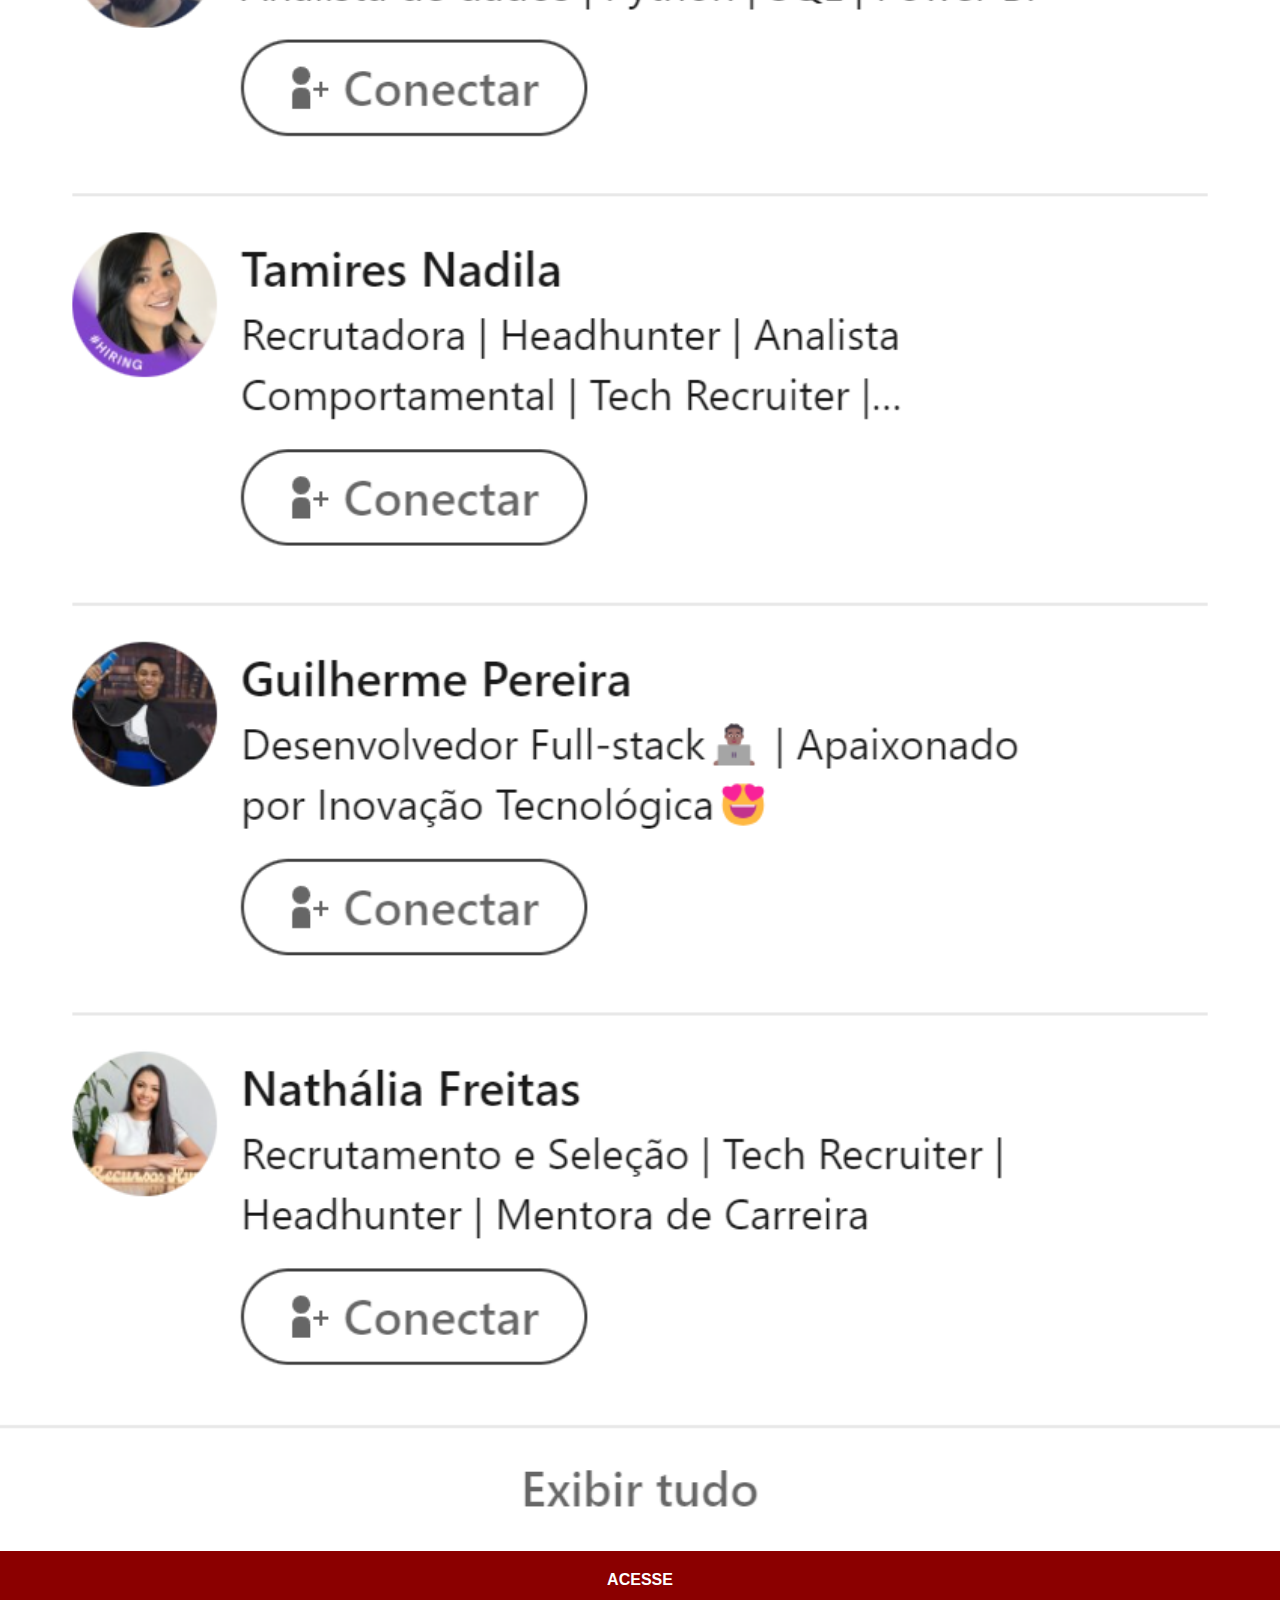
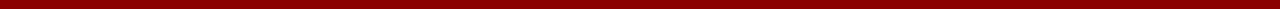
<file: linkedin.html>
<!DOCTYPE html>
<html lang="pt-br">
<head>
    <meta charset="UTF-8">
    <meta name="viewport" content="width=device-width, initial-scale=1.0">
    <title>LinkedIn</title>
    <link rel="stylesheet" href="estilos/social.css">
</head>
<body>
    <img src="imagens/tela-LinkdIn.png" alt="LinkedIn">
    <a href="https://www.linkedin.com/in/alisson-rodrigues-1251031b3/" target="_blank">ACESSE</a>
</body>
</html>
</file>
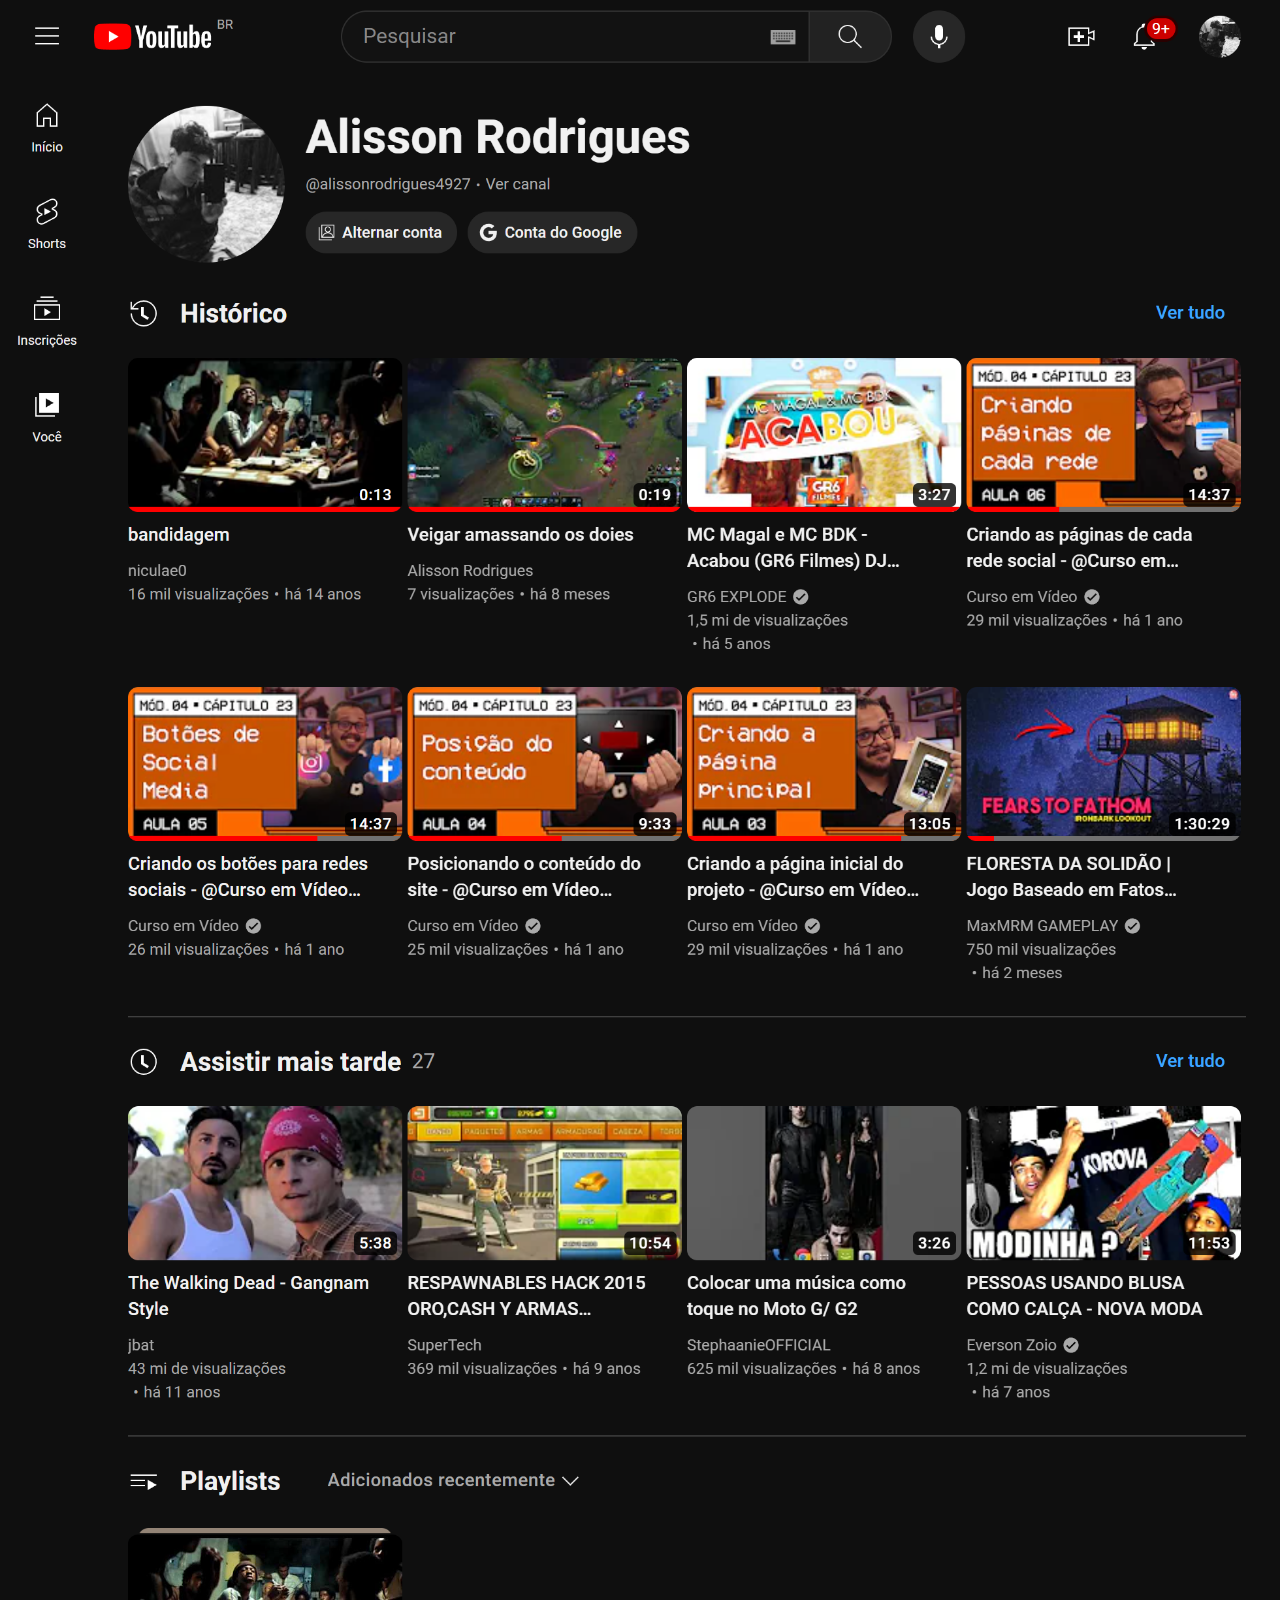
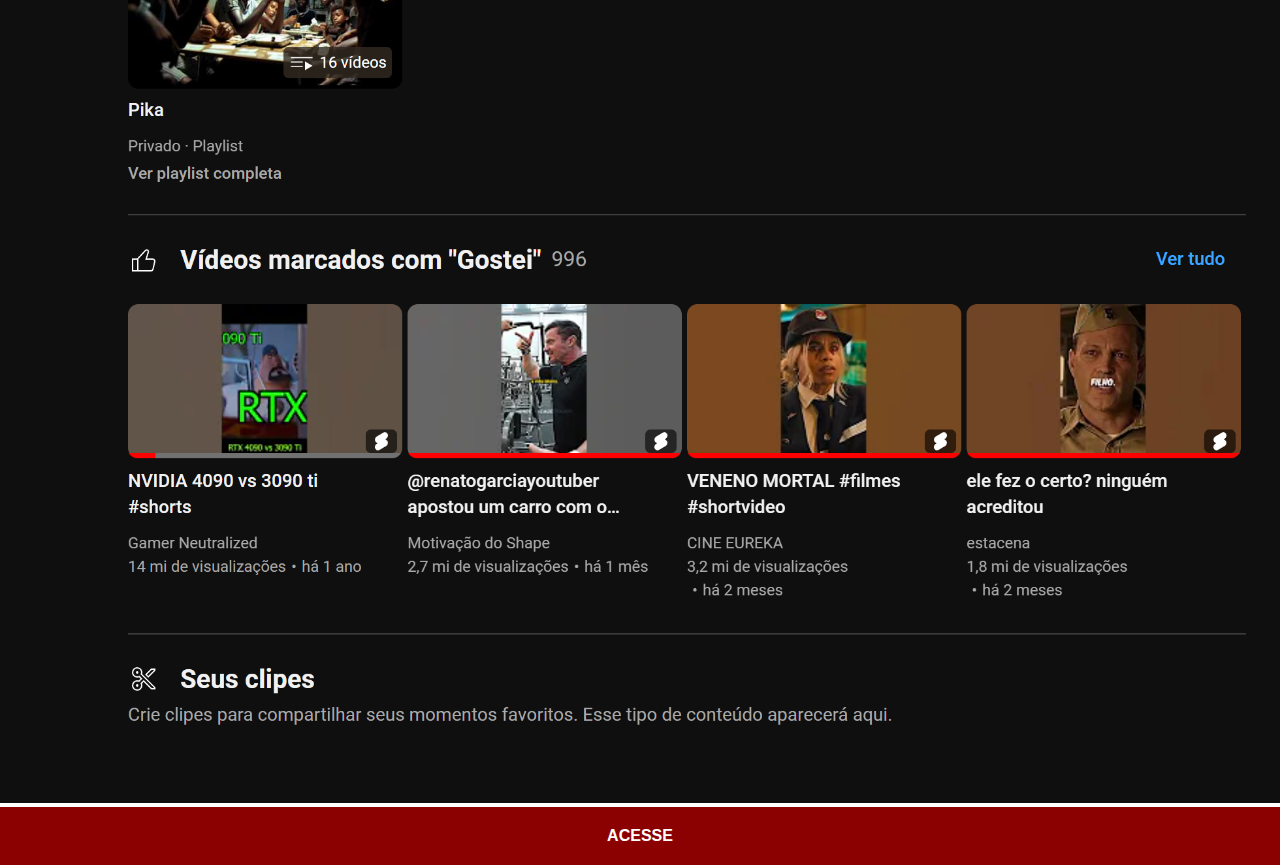
<file: youtube.html>
<!DOCTYPE html>
<html lang="pt-br">
<head>
    <meta charset="UTF-8">
    <meta name="viewport" content="width=device-width, initial-scale=1.0">
    <title>Youtube</title>
    <link rel="stylesheet" href="estilos/social.css">
</head>
<body>
    <img src="imagens/tela-youtube.png" alt="YouTube">
    <a href="https://www.youtube.com/@alissonrodrigues4927/featured" target="_blank">ACESSE</a>
</body>
</html>
</file>
<file: estilos/style.css>
@charset "UTF-8";

*{
    margin: 0px;
    padding: 0px;
    font-family: Arial, Helvetica, sans-serif;
}

html, body{
    height: 100vh;
    width: 100vw;
    background-color: black;
}

body{
    background: url('../imagens/fundo-madeira.jpg') no-repeat top center;
    background-size: cover;
    background-attachment: fixed;
}

main{
    position: relative;
    height: 100vh;
    
}

section#telefone{
    position: absolute;
    top: 50%;
    left: 50%;
    transform: translate(-50%, -50%);
    height: 627px;
    width: 311px;
    background: url('../imagens/frame-iphone.png') no-repeat;
}

iframe#tela{
    position: relative;
    top: 80px;
    left: 22px;
    width: 267px;
    height: 471px;
}

section#redes-sociais{
    text-align: right;
}

section#redes-sociais img{
    width: 50px;
    margin: 10px;
    border-radius: 50%;
    box-shadow: 2px 2px 5px rgba(0, 0, 0, 0.400);
    box-sizing: border-box;
}

section#redes-sociais img:hover{
    border: 2px solid rgba(255, 255, 255, 0.600);
    transform: translate(-3px, -3px);
    box-shadow: 5px 5px 10px rgba(0, 0, 0, 0.600);
    transition: transform .3s, border .5s;
}
</file>
<file: estilos/social.css>
*{
    margin: 0px;
    padding: 0px;
    font-family: Arial, Helvetica, sans-serif;
}

::-webkit-scrollbar{
    width: 0px;
    height: 0px;
}

img{
    width: 100vw;
}

a{
    display: block;
    background-color: darkred;
    color: white;
    padding: 20px;
    text-align: center;
    font-weight: bolder;
    text-decoration: none;
}

a:hover{
    background-color: red;
}
</file>
